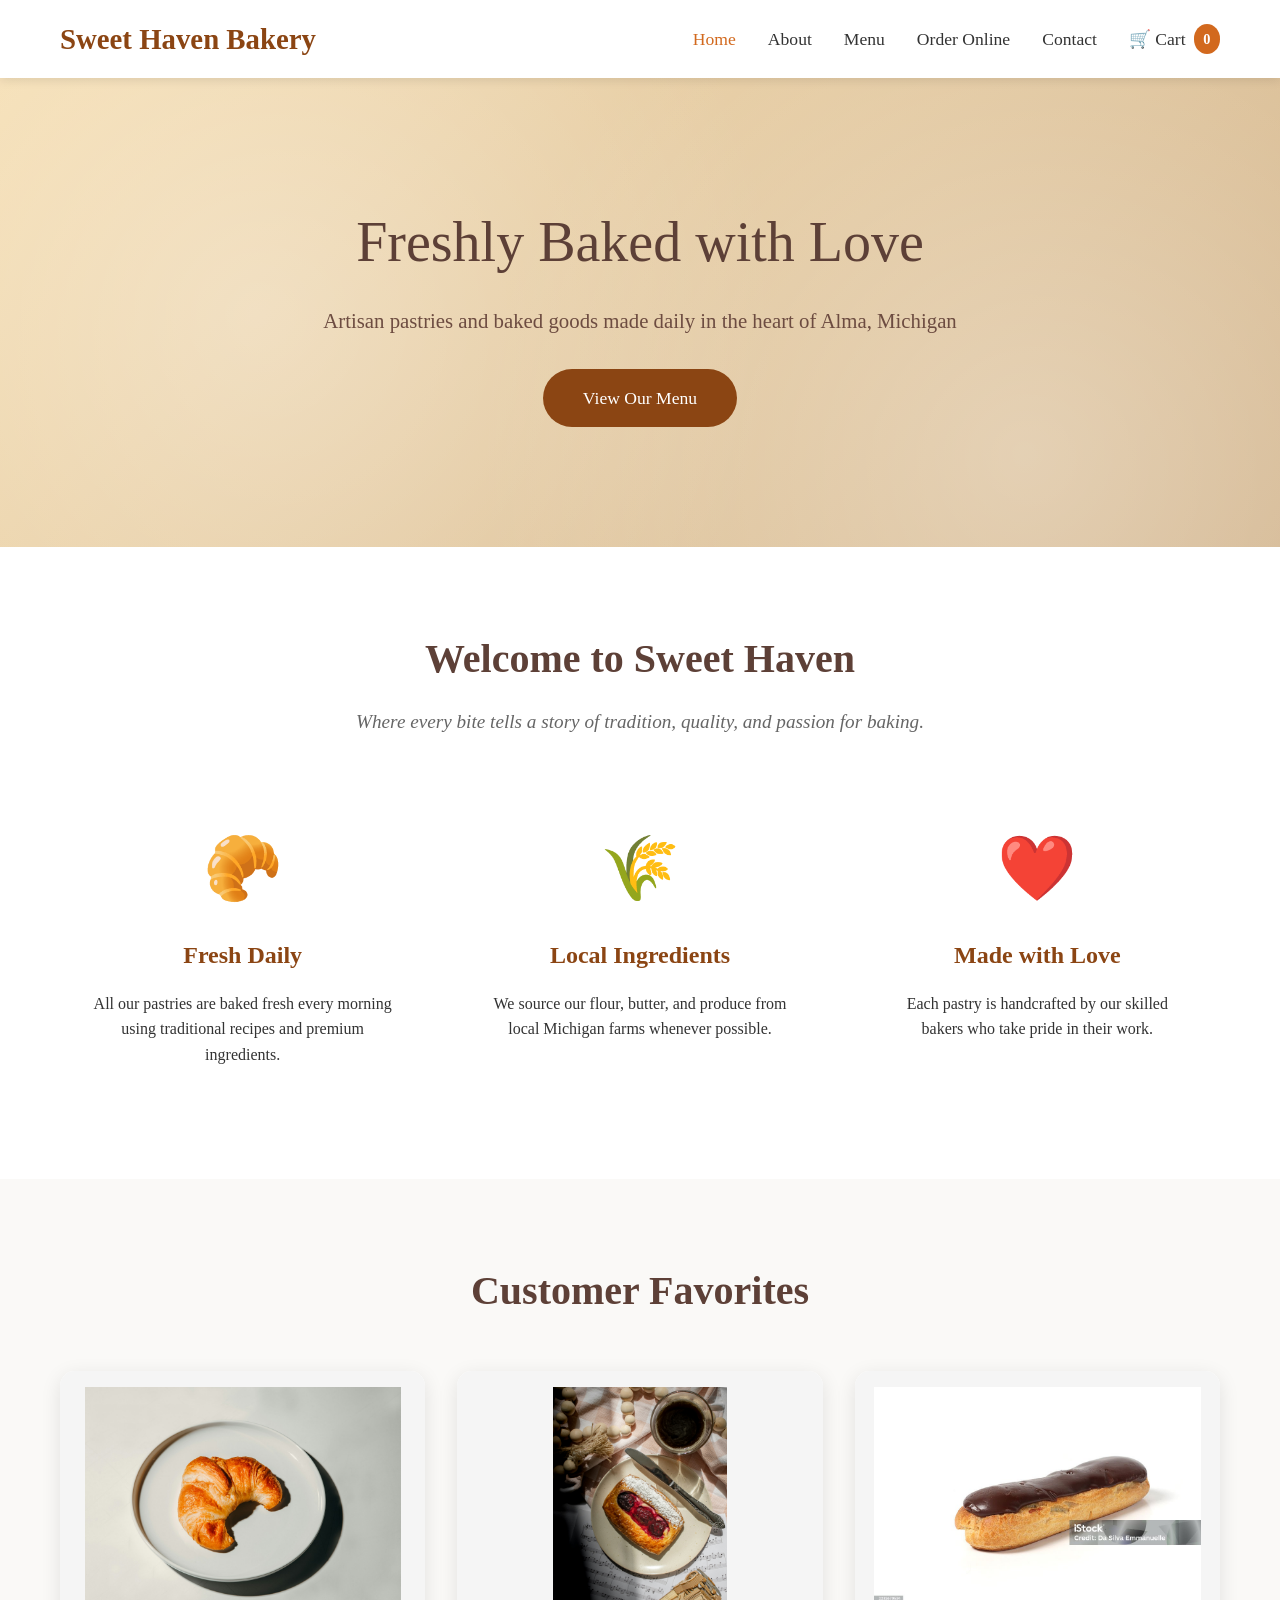
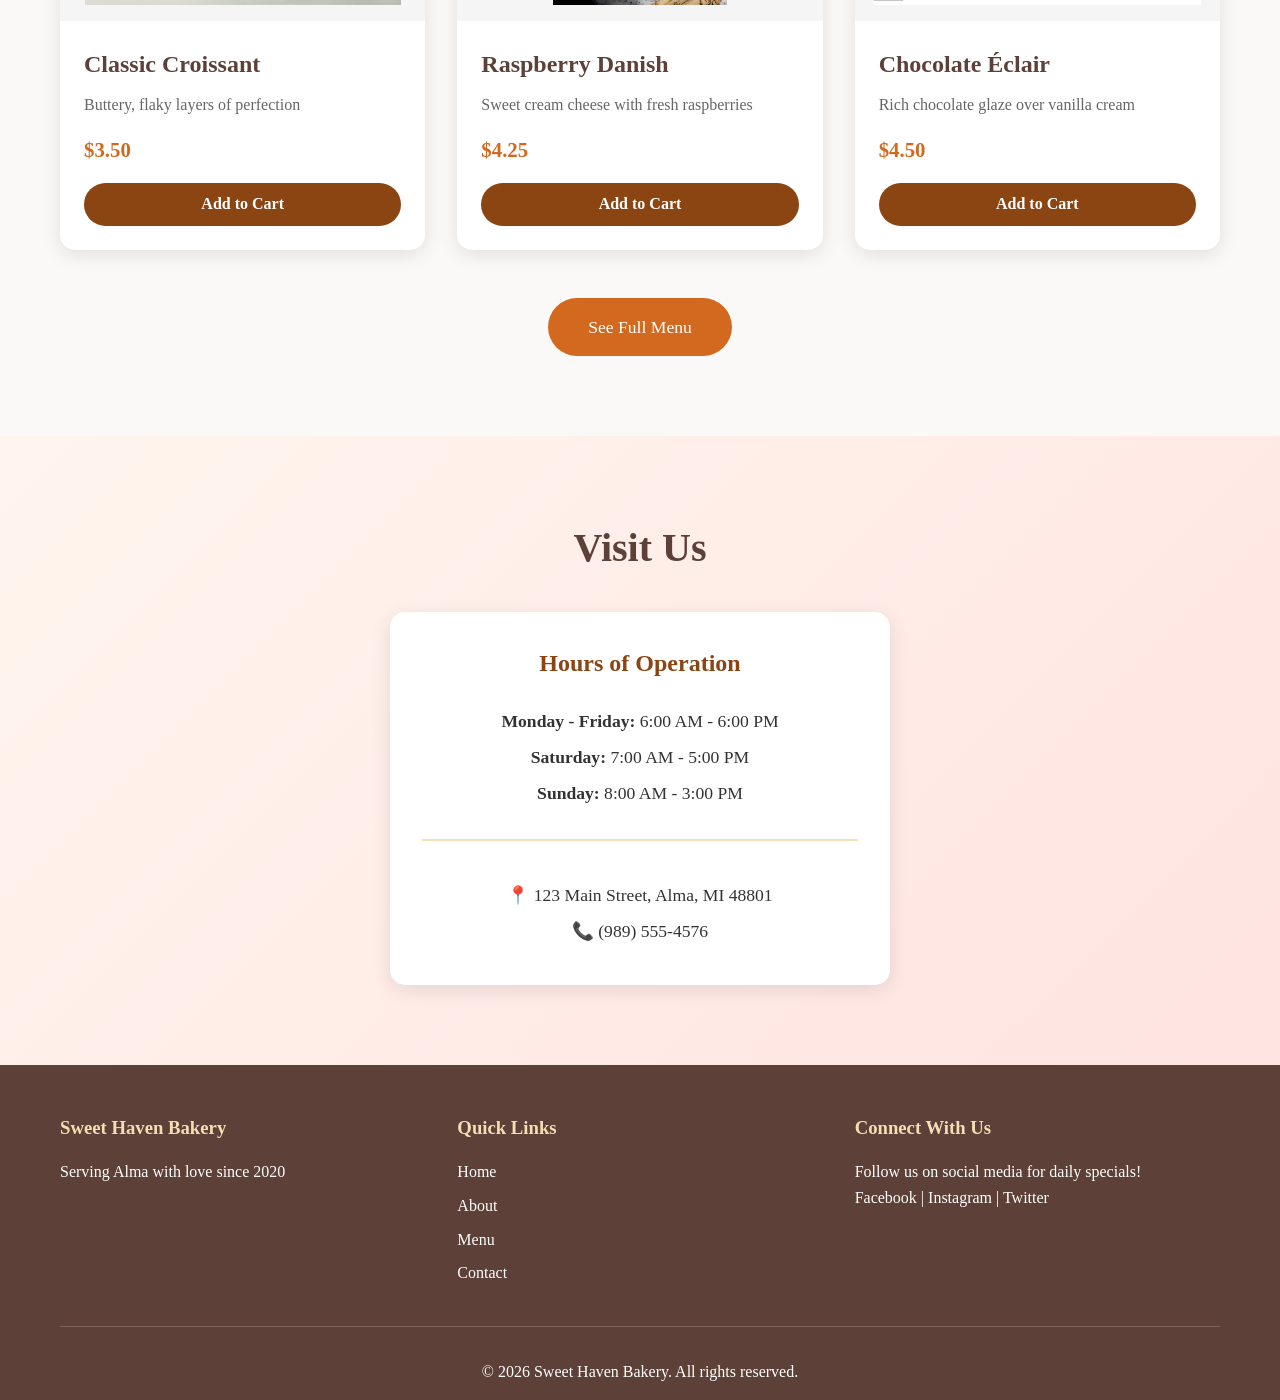
<file: index.html>
<!DOCTYPE html>
<html lang="en">
<head>
    <meta charset="UTF-8">
    <meta name="viewport" content="width=device-width, initial-scale=1.0">
    <title>Sweet Haven Bakery - Artisan Pastries in Alma, Michigan</title>
    <link rel="icon" type="image/svg+xml" href="favicon.svg">
    <link rel="stylesheet" href="style.css">
</head>
<body>
    <!-- Navigation -->
    <nav class="navbar">
        <div class="container">
            <div class="nav-brand">Sweet Haven Bakery</div>
            <ul class="nav-menu">
                <li><a href="index.html" class="active">Home</a></li>
                <li><a href="about.html">About</a></li>
                <li><a href="menu.html">Menu</a></li>
                <li><a href="order.html">Order Online</a></li>
                <li><a href="contact.html">Contact</a></li>
                <li><a href="cart.html" class="cart-link">
                    🛒 Cart <span id="cart-count" class="cart-count">0</span>
                </a></li>
            </ul>
        </div>
    </nav>

    <!-- Hero Section -->
    <section class="hero">
        <div class="hero-content">
            <h1>Freshly Baked with Love</h1>
            <p>Artisan pastries and baked goods made daily in the heart of Alma, Michigan</p>
            <a href="menu.html" class="btn">View Our Menu</a>
        </div>
    </section>

    <!-- Welcome Section -->
    <section class="welcome">
        <div class="container">
            <h2>Welcome to Sweet Haven</h2>
            <p class="lead">Where every bite tells a story of tradition, quality, and passion for baking.</p>
            <div class="features">
                <div class="feature-box">
                    <div class="feature-icon">🥐</div>
                    <h3>Fresh Daily</h3>
                    <p>All our pastries are baked fresh every morning using traditional recipes and premium ingredients.</p>
                </div>
                <div class="feature-box">
                    <div class="feature-icon">🌾</div>
                    <h3>Local Ingredients</h3>
                    <p>We source our flour, butter, and produce from local Michigan farms whenever possible.</p>
                </div>
                <div class="feature-box">
                    <div class="feature-icon">❤️</div>
                    <h3>Made with Love</h3>
                    <p>Each pastry is handcrafted by our skilled bakers who take pride in their work.</p>
                </div>
            </div>
        </div>
    </section>

    <!-- Featured Items -->
    <section class="featured">
        <div class="container">
            <h2>Customer Favorites</h2>
            <div class="product-grid">
                <div class="product-card">
                    <div class="product-image">
                        <img src="images/croissant.jpg" alt="Classic Croissant">
                    </div>
                    <div class="product-details">
                        <h3>Classic Croissant</h3>
                        <p>Buttery, flaky layers of perfection</p>
                        <span class="price">$3.50</span>
                        <button class="add-to-cart-btn" data-name="Classic Croissant" data-price="3.50">Add to Cart</button>
                    </div>
                </div>
                <div class="product-card">
                    <div class="product-image">
                        <img src="images/Raspberry Danish.jpg" alt="Raspberry Danish">
                    </div>
                    <div class="product-details">
                        <h3>Raspberry Danish</h3>
                        <p>Sweet cream cheese with fresh raspberries</p>
                        <span class="price">$4.25</span>
                        <button class="add-to-cart-btn" data-name="Raspberry Danish" data-price="4.25">Add to Cart</button>
                    </div>
                </div>
                <div class="product-card">
                    <div class="product-image">
                        <img src="images/Chocolate Éclair.jpg" alt="Chocolate Éclair">
                    </div>
                    <div class="product-details">
                        <h3>Chocolate Éclair</h3>
                        <p>Rich chocolate glaze over vanilla cream</p>
                        <span class="price">$4.50</span>
                        <button class="add-to-cart-btn" data-name="Chocolate Éclair" data-price="4.50">Add to Cart</button>
                    </div>
                </div>
            </div>
            <div class="text-center">
                <a href="menu.html" class="btn btn-secondary">See Full Menu</a>
            </div>
        </div>
    </section>

    <!-- Hours Section -->
    <section class="hours-section">
        <div class="container">
            <div class="hours-content">
                <h2>Visit Us</h2>
                <div class="hours-info">
                    <h3>Hours of Operation</h3>
                    <p><strong>Monday - Friday:</strong> 6:00 AM - 6:00 PM</p>
                    <p><strong>Saturday:</strong> 7:00 AM - 5:00 PM</p>
                    <p><strong>Sunday:</strong> 8:00 AM - 3:00 PM</p>
                    <div class="location-info">
                        <p>📍 123 Main Street, Alma, MI 48801</p>
                        <p>📞 (989) 555-4576</p>
                    </div>
                </div>
            </div>
        </div>
    </section>

    <!-- Footer -->
    <footer>
        <div class="container">
            <div class="footer-content">
                <div class="footer-section">
                    <h3>Sweet Haven Bakery</h3>
                    <p>Serving Alma with love since 2020</p>
                </div>
                <div class="footer-section">
                    <h3>Quick Links</h3>
                    <ul>
                        <li><a href="index.html">Home</a></li>
                        <li><a href="about.html">About</a></li>
                        <li><a href="menu.html">Menu</a></li>
                        <li><a href="contact.html">Contact</a></li>
                    </ul>
                </div>
                <div class="footer-section">
                    <h3>Connect With Us</h3>
                    <p>Follow us on social media for daily specials!</p>
                    <div class="social-links">
                        <span>Facebook | Instagram | Twitter</span>
                    </div>
                </div>
            </div>
            <div class="footer-bottom">
                <p>&copy; 2026 Sweet Haven Bakery. All rights reserved.</p>
            </div>
        </div>
    </footer>

    <script src="cart.js"></script>
</body>
</html>
</file>
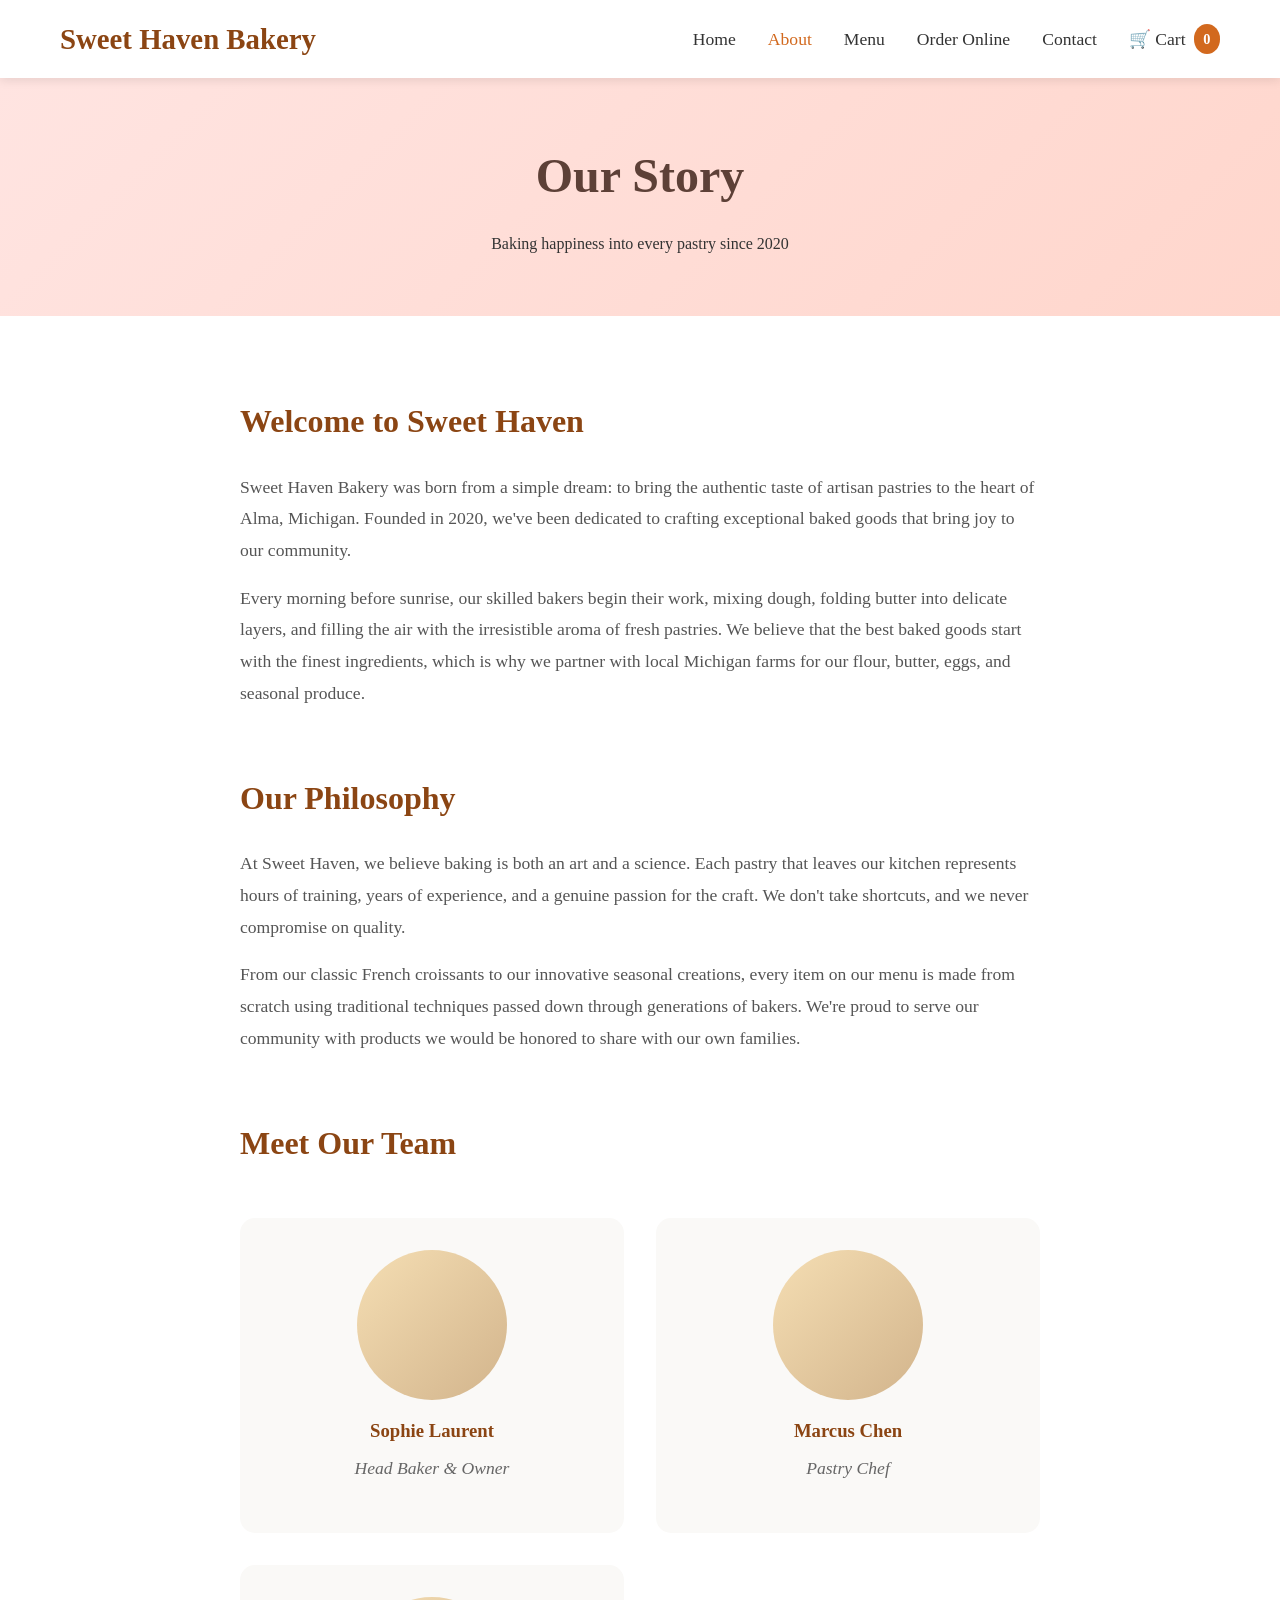
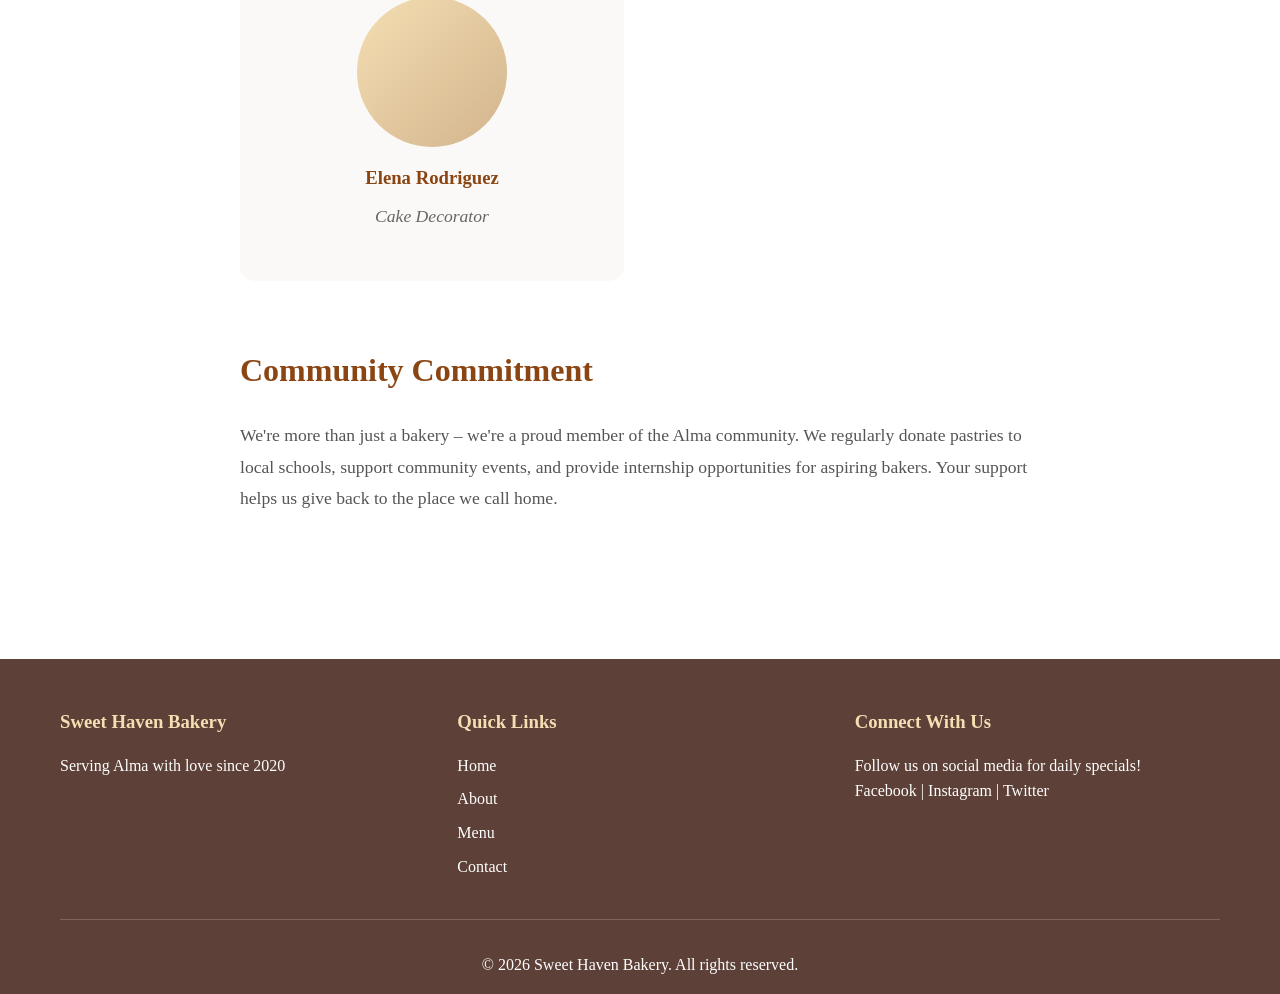
<file: about.html>
<!DOCTYPE html>
<html lang="en">
<head>
    <meta charset="UTF-8">
    <meta name="viewport" content="width=device-width, initial-scale=1.0">
    <title>About Us - Sweet Haven Bakery</title>
    <link rel="icon" type="image/svg+xml" href="favicon.svg">
    <link rel="stylesheet" href="style.css">
</head>
<body>
    <!-- Navigation -->
    <nav class="navbar">
        <div class="container">
            <div class="nav-brand">Sweet Haven Bakery</div>
            <ul class="nav-menu">
                <li><a href="index.html">Home</a></li>
                <li><a href="about.html" class="active">About</a></li>
                <li><a href="menu.html">Menu</a></li>
                <li><a href="order.html">Order Online</a></li>
                <li><a href="contact.html">Contact</a></li>
                <li><a href="cart.html" class="cart-link">
                    🛒 Cart <span id="cart-count" class="cart-count">0</span>
                </a></li>
            </ul>
        </div>
    </nav>

    <!-- Hero Section -->
    <section class="about-hero">
        <div class="container">
            <h1>Our Story</h1>
            <p>Baking happiness into every pastry since 2020</p>
        </div>
    </section>

    <!-- About Content -->
    <section class="about-content">
        <div class="container">
            <div class="about-section">
                <h2>Welcome to Sweet Haven</h2>
                <p>
                    Sweet Haven Bakery was born from a simple dream: to bring the authentic taste of artisan pastries to the heart of Alma, Michigan. Founded in 2020, we've been dedicated to crafting exceptional baked goods that bring joy to our community.
                </p>
                <p>
                    Every morning before sunrise, our skilled bakers begin their work, mixing dough, folding butter into delicate layers, and filling the air with the irresistible aroma of fresh pastries. We believe that the best baked goods start with the finest ingredients, which is why we partner with local Michigan farms for our flour, butter, eggs, and seasonal produce.
                </p>
            </div>

            <div class="about-section">
                <h2>Our Philosophy</h2>
                <p>
                    At Sweet Haven, we believe baking is both an art and a science. Each pastry that leaves our kitchen represents hours of training, years of experience, and a genuine passion for the craft. We don't take shortcuts, and we never compromise on quality.
                </p>
                <p>
                    From our classic French croissants to our innovative seasonal creations, every item on our menu is made from scratch using traditional techniques passed down through generations of bakers. We're proud to serve our community with products we would be honored to share with our own families.
                </p>
            </div>

            <div class="about-section">
                <h2>Meet Our Team</h2>
                <div class="team-grid">
                    <div class="team-member">
                        <div class="team-photo"></div>
                        <h3>Sophie Laurent</h3>
                        <p>Head Baker & Owner</p>
                    </div>
                    <div class="team-member">
                        <div class="team-photo"></div>
                        <h3>Marcus Chen</h3>
                        <p>Pastry Chef</p>
                    </div>
                    <div class="team-member">
                        <div class="team-photo"></div>
                        <h3>Elena Rodriguez</h3>
                        <p>Cake Decorator</p>
                    </div>
                </div>
            </div>

            <div class="about-section">
                <h2>Community Commitment</h2>
                <p>
                    We're more than just a bakery – we're a proud member of the Alma community. We regularly donate pastries to local schools, support community events, and provide internship opportunities for aspiring bakers. Your support helps us give back to the place we call home.
                </p>
            </div>
        </div>
    </section>

    <!-- Footer -->
    <footer>
        <div class="container">
            <div class="footer-content">
                <div class="footer-section">
                    <h3>Sweet Haven Bakery</h3>
                    <p>Serving Alma with love since 2020</p>
                </div>
                <div class="footer-section">
                    <h3>Quick Links</h3>
                    <ul>
                        <li><a href="index.html">Home</a></li>
                        <li><a href="about.html">About</a></li>
                        <li><a href="menu.html">Menu</a></li>
                        <li><a href="contact.html">Contact</a></li>
                    </ul>
                </div>
                <div class="footer-section">
                    <h3>Connect With Us</h3>
                    <p>Follow us on social media for daily specials!</p>
                    <div class="social-links">
                        <span>Facebook | Instagram | Twitter</span>
                    </div>
                </div>
            </div>
            <div class="footer-bottom">
                <p>&copy; 2026 Sweet Haven Bakery. All rights reserved.</p>
            </div>
        </div>
    </footer>

    <script src="cart.js"></script>
</body>
</html>
</file>
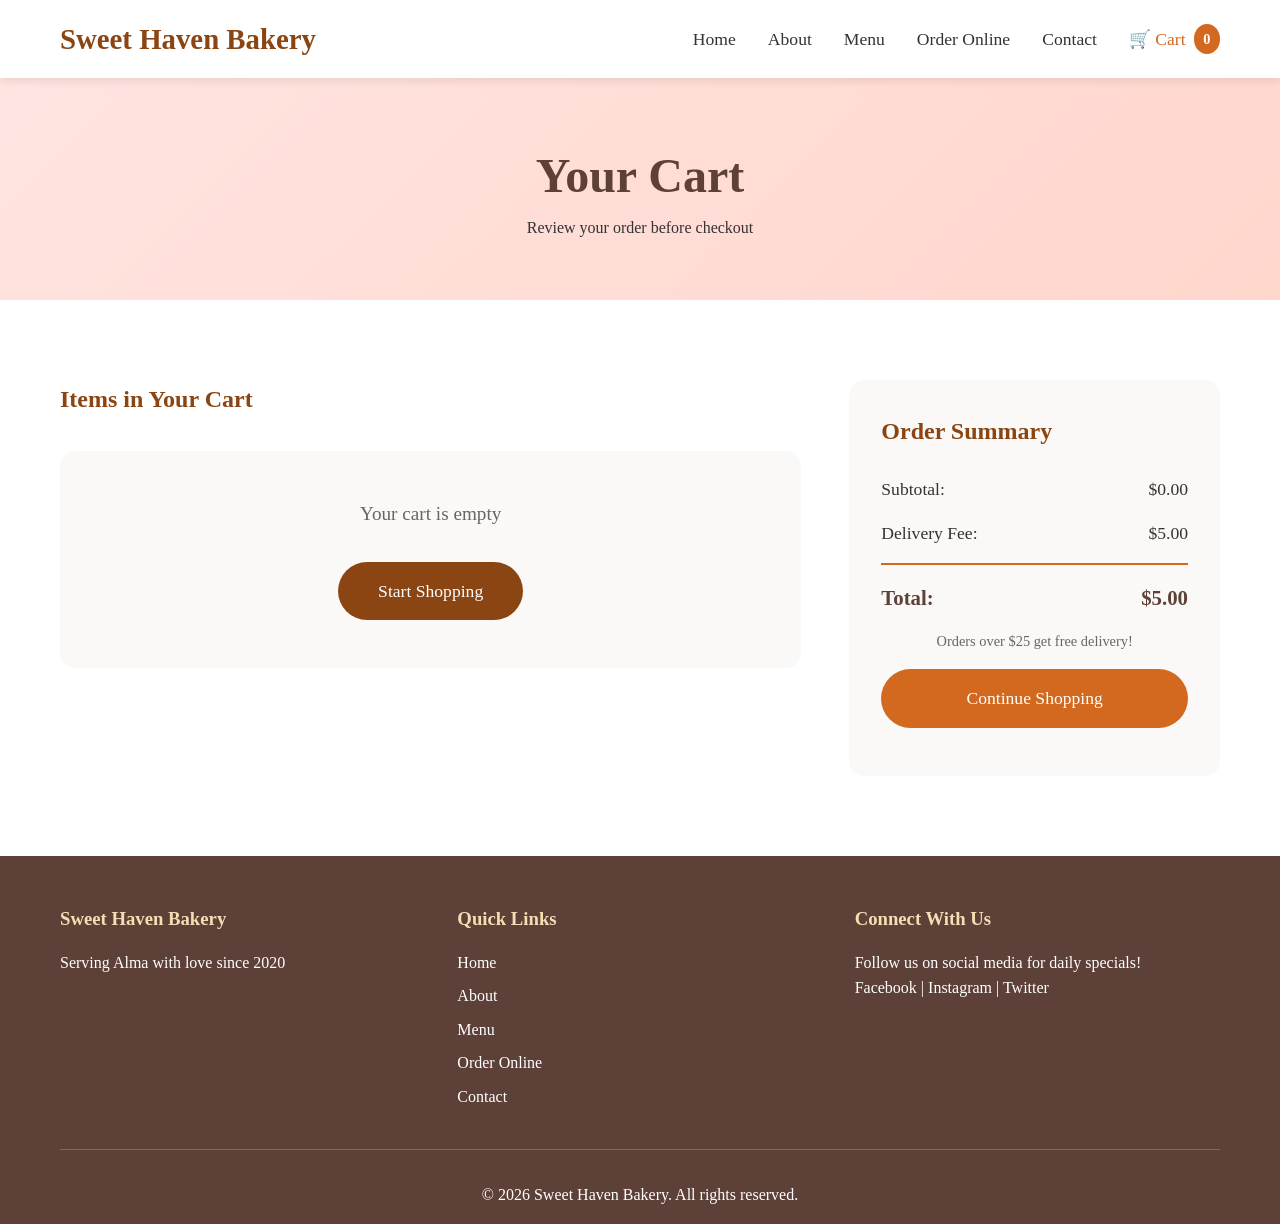
<file: cart.html>
<!DOCTYPE html>
<html lang="en">
<head>
    <meta charset="UTF-8">
    <meta name="viewport" content="width=device-width, initial-scale=1.0">
    <title>Shopping Cart - Sweet Haven Bakery</title>
    <link rel="icon" type="image/svg+xml" href="favicon.svg">
    <link rel="stylesheet" href="style.css">
</head>
<body>
    <!-- Navigation -->
    <nav class="navbar">
        <div class="container">
            <div class="nav-brand">Sweet Haven Bakery</div>
            <ul class="nav-menu">
                <li><a href="index.html">Home</a></li>
                <li><a href="about.html">About</a></li>
                <li><a href="menu.html">Menu</a></li>
                <li><a href="order.html">Order Online</a></li>
                <li><a href="contact.html">Contact</a></li>
                <li><a href="cart.html" class="cart-link active">
                    🛒 Cart <span id="cart-count" class="cart-count">0</span>
                </a></li>
            </ul>
        </div>
    </nav>

    <!-- Hero Section -->
    <section class="contact-hero">
        <div class="container">
            <h1>Your Cart</h1>
            <p>Review your order before checkout</p>
        </div>
    </section>

    <!-- Cart Content -->
    <section class="contact-content">
        <div class="container">
            <div class="cart-container">
                <div class="cart-items-section">
                    <h2>Items in Your Cart</h2>
                    <div id="cart-items-list"></div>
                    <div id="empty-cart-message" class="empty-cart" style="display: none;">
                        <p>Your cart is empty</p>
                        <a href="order.html" class="btn">Start Shopping</a>
                    </div>
                </div>

                <div class="cart-summary">
                    <h2>Order Summary</h2>
                    <div class="summary-line">
                        <span>Subtotal:</span>
                        <span id="subtotal">$0.00</span>
                    </div>
                    <div class="summary-line">
                        <span>Delivery Fee:</span>
                        <span id="delivery-fee">$5.00</span>
                    </div>
                    <div class="summary-line free-delivery-notice" id="free-delivery-notice" style="display: none;">
                        <span>🎉 Free Delivery!</span>
                        <span>-$5.00</span>
                    </div>
                    <div class="summary-line total">
                        <span>Total:</span>
                        <span id="total">$0.00</span>
                    </div>
                    <p class="delivery-info">Orders over $25 get free delivery!</p>
                    <a href="checkout.html" class="btn" id="checkout-btn">Proceed to Checkout</a>
                    <a href="order.html" class="btn btn-secondary">Continue Shopping</a>
                </div>
            </div>
        </div>
    </section>

    <!-- Footer -->
    <footer>
        <div class="container">
            <div class="footer-content">
                <div class="footer-section">
                    <h3>Sweet Haven Bakery</h3>
                    <p>Serving Alma with love since 2020</p>
                </div>
                <div class="footer-section">
                    <h3>Quick Links</h3>
                    <ul>
                        <li><a href="index.html">Home</a></li>
                        <li><a href="about.html">About</a></li>
                        <li><a href="menu.html">Menu</a></li>
                        <li><a href="order.html">Order Online</a></li>
                        <li><a href="contact.html">Contact</a></li>
                    </ul>
                </div>
                <div class="footer-section">
                    <h3>Connect With Us</h3>
                    <p>Follow us on social media for daily specials!</p>
                    <div class="social-links">
                        <span>Facebook | Instagram | Twitter</span>
                    </div>
                </div>
            </div>
            <div class="footer-bottom">
                <p>&copy; 2026 Sweet Haven Bakery. All rights reserved.</p>
            </div>
        </div>
    </footer>

    <script src="cart.js"></script>
    <script>
        // Display cart items
        function displayCart() {
            const cart = getCart();
            const cartItemsList = document.getElementById('cart-items-list');
            const emptyMessage = document.getElementById('empty-cart-message');
            const checkoutBtn = document.getElementById('checkout-btn');

            if (cart.length === 0) {
                cartItemsList.style.display = 'none';
                emptyMessage.style.display = 'block';
                checkoutBtn.style.display = 'none';
                updateSummary(0);
                return;
            }

            cartItemsList.style.display = 'block';
            emptyMessage.style.display = 'none';
            checkoutBtn.style.display = 'block';

            cartItemsList.innerHTML = cart.map((item, index) => `
                <div class="cart-item">
                    <div class="cart-item-info">
                        <h3>${item.name}</h3>
                        <p class="item-price">$${item.price.toFixed(2)} each</p>
                    </div>
                    <div class="cart-item-controls">
                        <div class="quantity-controls">
                            <button onclick="updateQuantity(${index}, -1)">-</button>
                            <span>${item.quantity}</span>
                            <button onclick="updateQuantity(${index}, 1)">+</button>
                        </div>
                        <p class="item-total">$${(item.price * item.quantity).toFixed(2)}</p>
                        <button class="remove-btn" onclick="removeItem(${index})">Remove</button>
                    </div>
                </div>
            `).join('');

            const subtotal = cart.reduce((sum, item) => sum + (item.price * item.quantity), 0);
            updateSummary(subtotal);
        }

        function updateSummary(subtotal) {
            const deliveryFee = subtotal >= 25 ? 0 : 5;
            const total = subtotal + deliveryFee;

            document.getElementById('subtotal').textContent = `$${subtotal.toFixed(2)}`;
            document.getElementById('total').textContent = `$${total.toFixed(2)}`;
            
            if (subtotal >= 25) {
                document.getElementById('free-delivery-notice').style.display = 'flex';
                document.getElementById('delivery-fee').parentElement.style.display = 'none';
            } else {
                document.getElementById('free-delivery-notice').style.display = 'none';
                document.getElementById('delivery-fee').parentElement.style.display = 'flex';
            }
        }

        function updateQuantity(index, change) {
            const cart = getCart();
            cart[index].quantity += change;
            
            if (cart[index].quantity <= 0) {
                cart.splice(index, 1);
            }
            
            saveCart(cart);
            displayCart();
        }

        function removeItem(index) {
            const cart = getCart();
            cart.splice(index, 1);
            saveCart(cart);
            displayCart();
        }

        // Initialize on page load
        document.addEventListener('DOMContentLoaded', displayCart);
    </script>
</body>
</html>
</file>
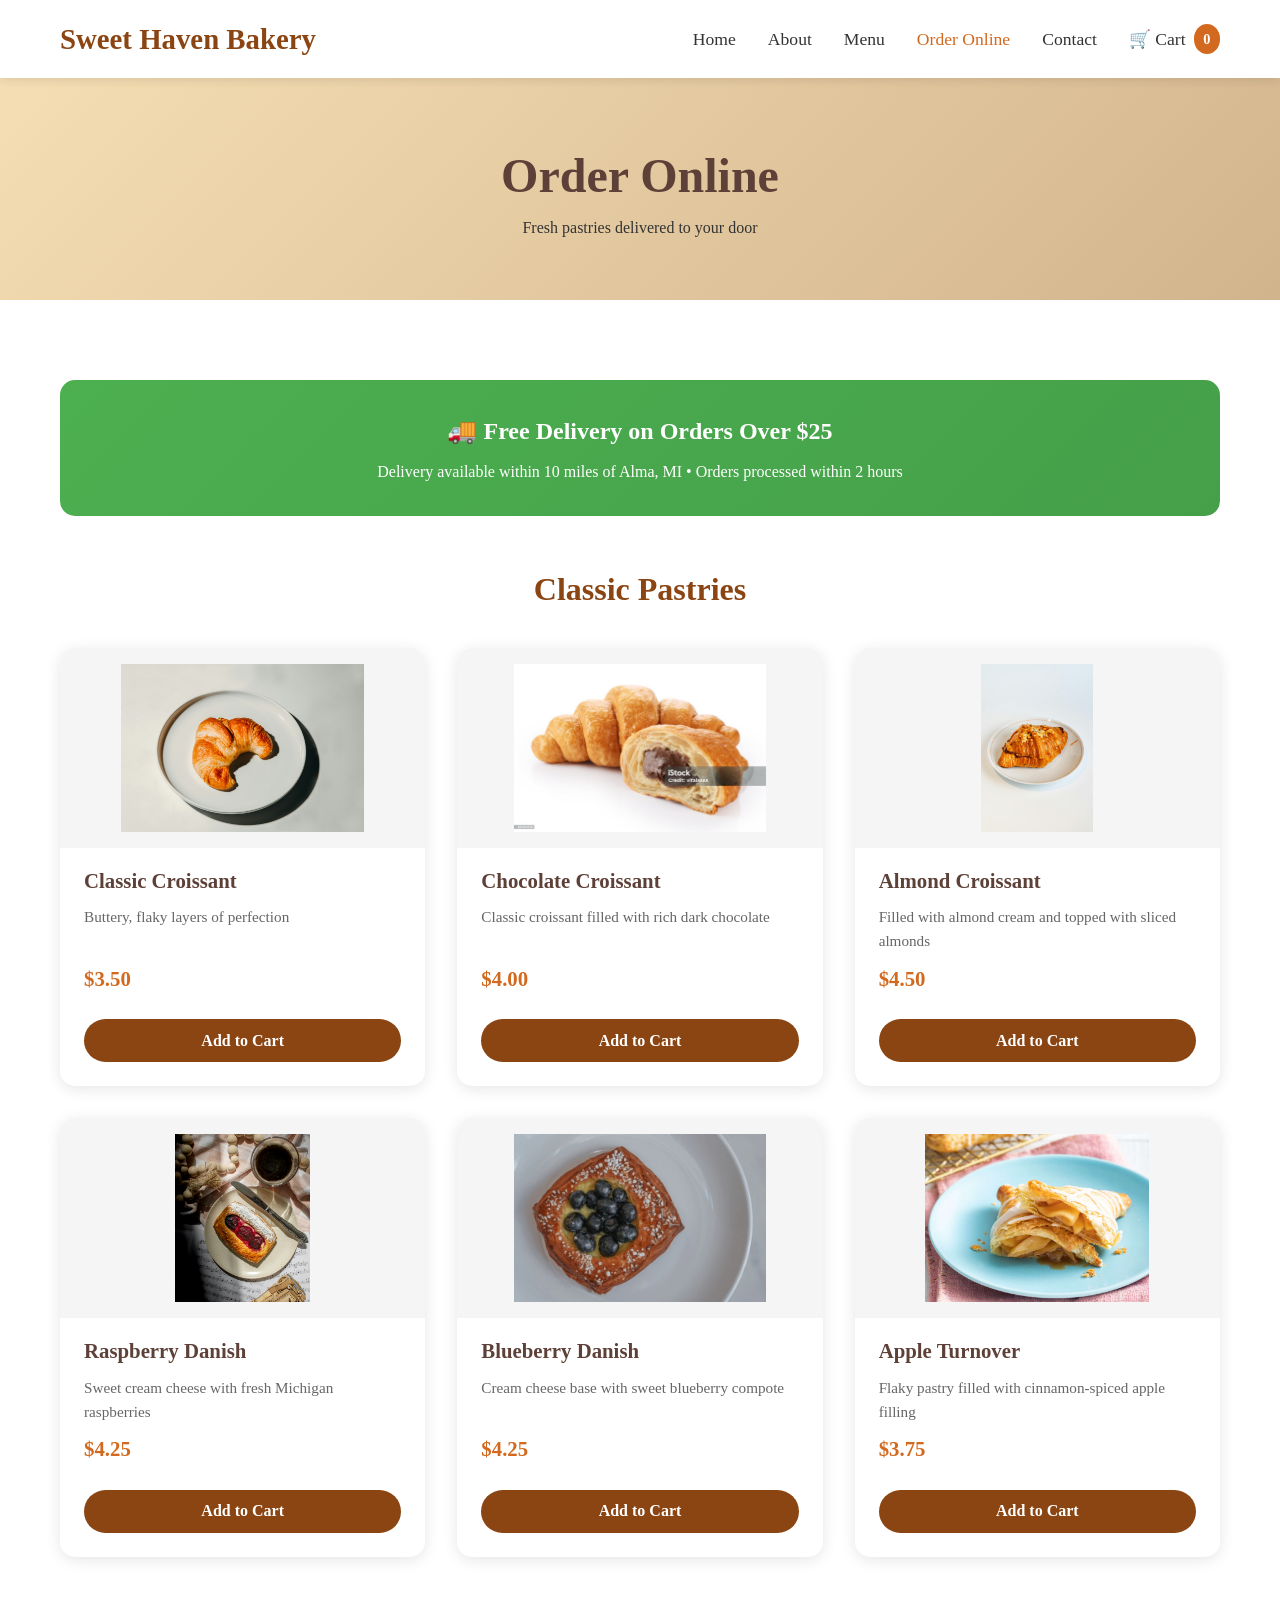
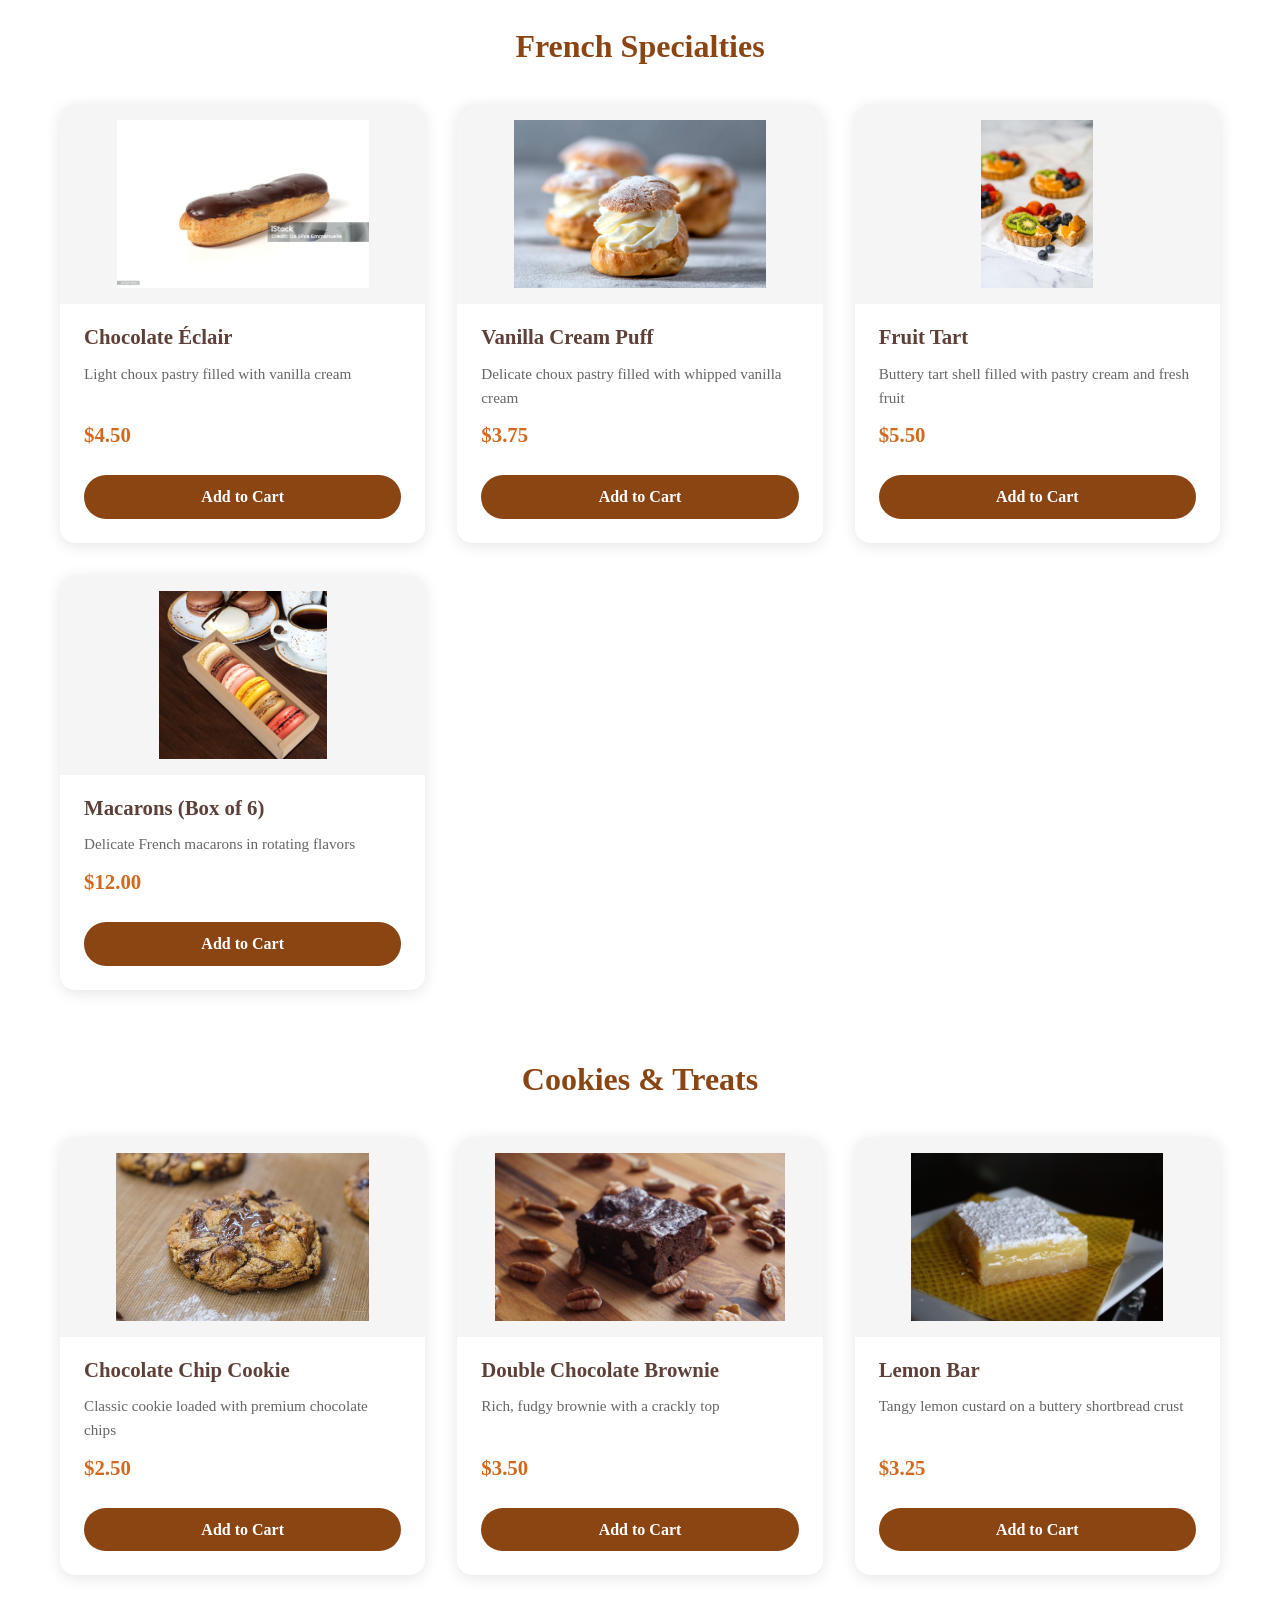
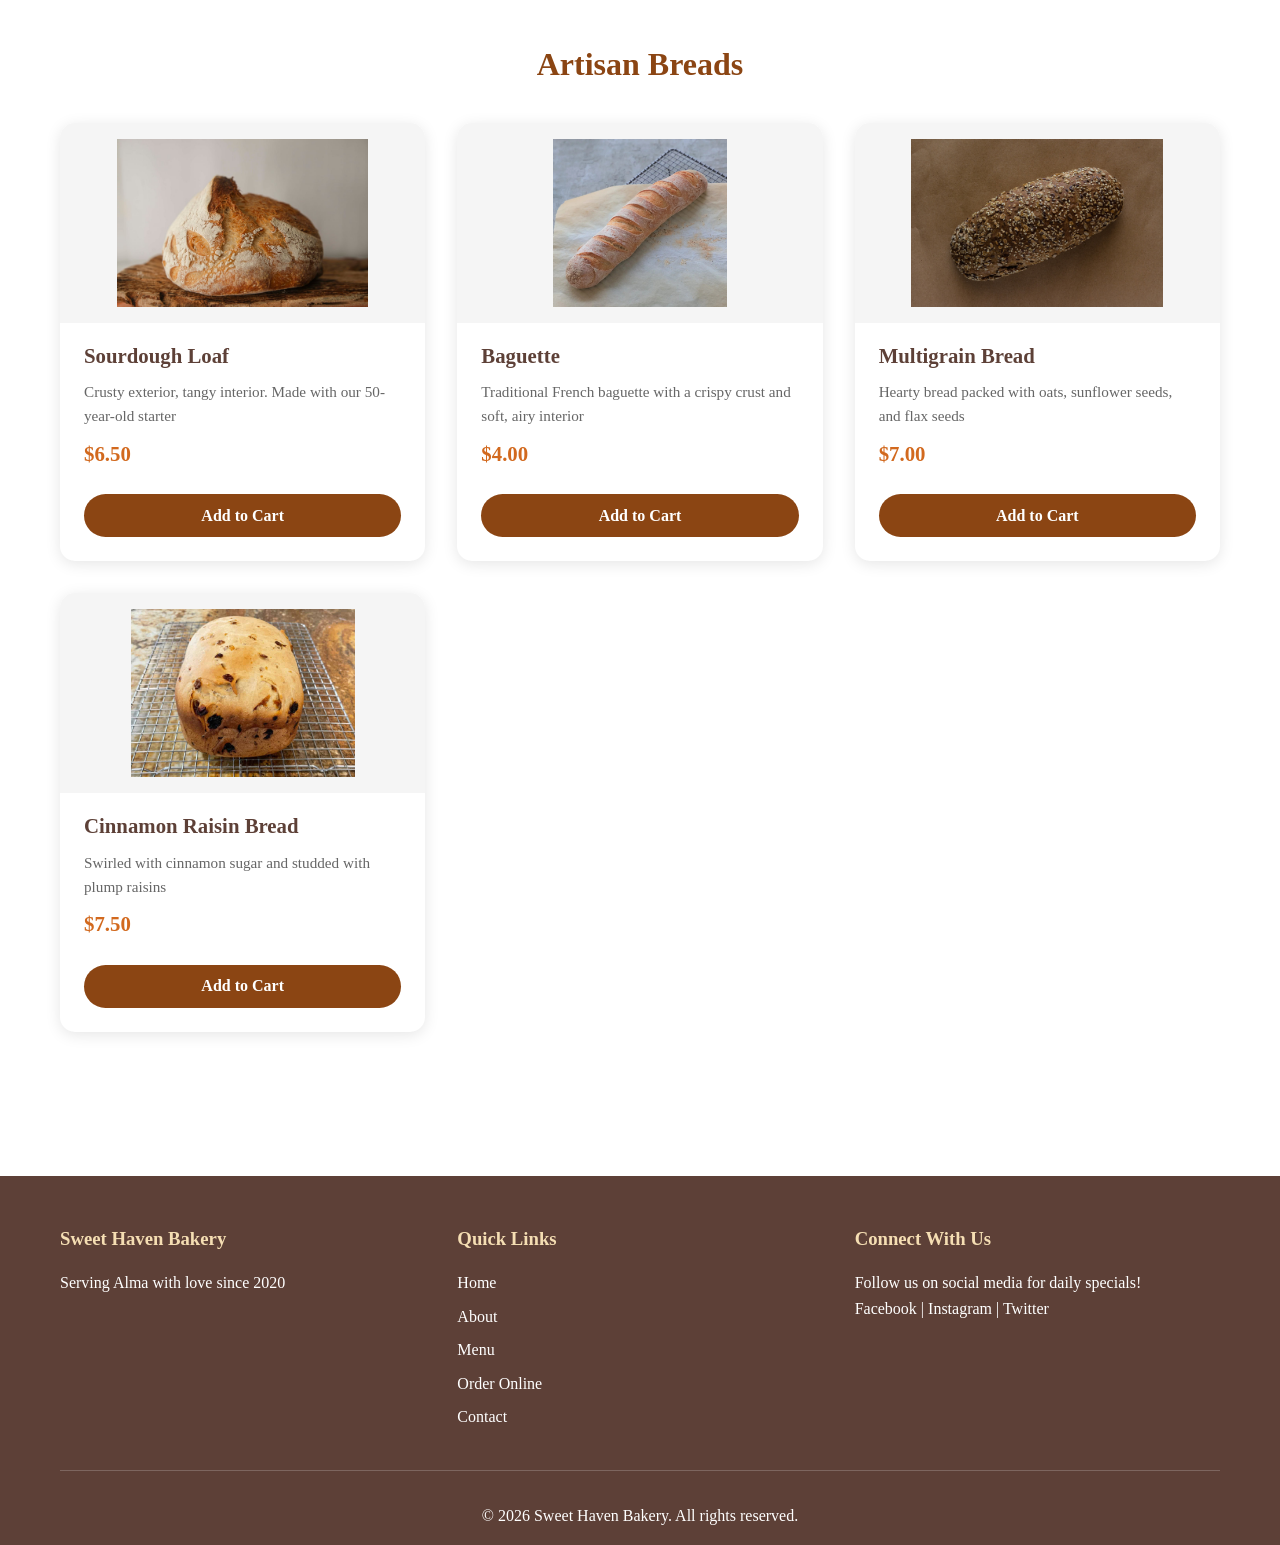
<file: checkout.html>
<!DOCTYPE html>
<html lang="en">
<head>
    <meta charset="UTF-8">
    <meta name="viewport" content="width=device-width, initial-scale=1.0">
    <title>Checkout - Sweet Haven Bakery</title>
    <link rel="icon" type="image/svg+xml" href="favicon.svg">
    <link rel="stylesheet" href="style.css">
</head>
<body>
    <!-- Navigation -->
    <nav class="navbar">
        <div class="container">
            <div class="nav-brand">Sweet Haven Bakery</div>
            <ul class="nav-menu">
                <li><a href="index.html">Home</a></li>
                <li><a href="about.html">About</a></li>
                <li><a href="menu.html">Menu</a></li>
                <li><a href="order.html">Order Online</a></li>
                <li><a href="contact.html">Contact</a></li>
                <li><a href="cart.html" class="cart-link">
                    🛒 Cart <span id="cart-count" class="cart-count">0</span>
                </a></li>
            </ul>
        </div>
    </nav>

    <!-- Hero Section -->
    <section class="contact-hero">
        <div class="container">
            <h1>Checkout</h1>
            <p>Complete your order</p>
        </div>
    </section>

    <!-- Checkout Content -->
    <section class="contact-content">
        <div class="container">
            <div class="checkout-container">
                <!-- Checkout Form -->
                <div class="checkout-form-section">
                    <form id="checkout-form">
                        <!-- Delivery Information -->
                        <div class="checkout-section">
                            <h2>🚚 Delivery Information</h2>
                            
                            <div class="form-row">
                                <div class="form-group">
                                    <label for="firstName">First Name *</label>
                                    <input type="text" id="firstName" name="firstName" required>
                                </div>
                                
                                <div class="form-group">
                                    <label for="lastName">Last Name *</label>
                                    <input type="text" id="lastName" name="lastName" required>
                                </div>
                            </div>
                            
                            <div class="form-group">
                                <label for="email">Email *</label>
                                <input type="email" id="email" name="email" required>
                            </div>
                            
                            <div class="form-group">
                                <label for="phone">Phone Number *</label>
                                <input type="tel" id="phone" name="phone" required>
                            </div>
                            
                            <div class="form-group">
                                <label for="address">Street Address *</label>
                                <input type="text" id="address" name="address" required>
                            </div>
                            
                            <div class="form-row">
                                <div class="form-group">
                                    <label for="city">City *</label>
                                    <input type="text" id="city" name="city" value="Alma" required>
                                </div>
                                
                                <div class="form-group">
                                    <label for="state">State *</label>
                                    <input type="text" id="state" name="state" value="MI" required>
                                </div>
                                
                                <div class="form-group">
                                    <label for="zip">ZIP Code *</label>
                                    <input type="text" id="zip" name="zip" pattern="[0-9]{5}" required>
                                </div>
                            </div>
                            
                            <div class="form-group">
                                <label for="instructions">Delivery Instructions (Optional)</label>
                                <textarea id="instructions" name="instructions" rows="3" placeholder="E.g., Leave at front door, Ring doorbell, etc."></textarea>
                            </div>
                        </div>

                        <!-- Payment Information -->
                        <div class="checkout-section">
                            <h2>💳 Payment Information</h2>
                            
                            <div class="payment-disclaimer">
                                <p><strong>⚠️ Demo Mode:</strong> This is a demonstration website for educational purposes. No actual payment will be processed. In a real implementation, this would integrate with secure payment processors like Stripe or PayPal.</p>
                            </div>
                            
                            <div class="form-group">
                                <label>Payment Method *</label>
                                <div class="payment-methods">
                                    <label class="payment-option">
                                        <input type="radio" name="paymentMethod" value="card" checked>
                                        <span>💳 Credit/Debit Card</span>
                                    </label>
                                    <label class="payment-option">
                                        <input type="radio" name="paymentMethod" value="paypal">
                                        <span>🅿️ PayPal</span>
                                    </label>
                                    <label class="payment-option">
                                        <input type="radio" name="paymentMethod" value="cash">
                                        <span>💵 Cash on Delivery</span>
                                    </label>
                                </div>
                            </div>
                            
                            <div id="card-details">
                                <div class="form-group">
                                    <label for="cardNumber">Card Number *</label>
                                    <input type="text" id="cardNumber" name="cardNumber" placeholder="1234 5678 9012 3456" maxlength="19">
                                </div>
                                
                                <div class="form-row">
                                    <div class="form-group">
                                        <label for="expiry">Expiry Date *</label>
                                        <input type="text" id="expiry" name="expiry" placeholder="MM/YY" maxlength="5">
                                    </div>
                                    
                                    <div class="form-group">
                                        <label for="cvv">CVV *</label>
                                        <input type="text" id="cvv" name="cvv" placeholder="123" maxlength="4">
                                    </div>
                                </div>
                                
                                <div class="form-group">
                                    <label for="cardName">Cardholder Name *</label>
                                    <input type="text" id="cardName" name="cardName">
                                </div>
                            </div>
                        </div>

                        <button type="submit" class="btn btn-large">Place Order</button>
                    </form>
                </div>

                <!-- Order Summary Sidebar -->
                <div class="checkout-summary">
                    <h2>Order Summary</h2>
                    <div id="checkout-items-list"></div>
                    
                    <div class="summary-divider"></div>
                    
                    <div class="summary-line">
                        <span>Subtotal:</span>
                        <span id="checkout-subtotal">$0.00</span>
                    </div>
                    <div class="summary-line">
                        <span>Delivery Fee:</span>
                        <span id="checkout-delivery">$5.00</span>
                    </div>
                    <div class="summary-line total">
                        <span>Total:</span>
                        <span id="checkout-total">$0.00</span>
                    </div>
                </div>
            </div>
        </div>
    </section>

    <!-- Footer -->
    <footer>
        <div class="container">
            <div class="footer-content">
                <div class="footer-section">
                    <h3>Sweet Haven Bakery</h3>
                    <p>Serving Alma with love since 2020</p>
                </div>
                <div class="footer-section">
                    <h3>Quick Links</h3>
                    <ul>
                        <li><a href="index.html">Home</a></li>
                        <li><a href="about.html">About</a></li>
                        <li><a href="menu.html">Menu</a></li>
                        <li><a href="order.html">Order Online</a></li>
                        <li><a href="contact.html">Contact</a></li>
                    </ul>
                </div>
                <div class="footer-section">
                    <h3>Connect With Us</h3>
                    <p>Follow us on social media for daily specials!</p>
                    <div class="social-links">
                        <span>Facebook | Instagram | Twitter</span>
                    </div>
                </div>
            </div>
            <div class="footer-bottom">
                <p>&copy; 2026 Sweet Haven Bakery. All rights reserved.</p>
            </div>
        </div>
    </footer>

    <script src="cart.js"></script>
    <script>
        // Display order summary
        function displayOrderSummary() {
            const cart = getCart();
            const itemsList = document.getElementById('checkout-items-list');
            
            if (cart.length === 0) {
                window.location.href = 'order.html';
                return;
            }
            
            itemsList.innerHTML = cart.map(item => `
                <div class="checkout-item">
                    <span>${item.name} × ${item.quantity}</span>
                    <span>$${(item.price * item.quantity).toFixed(2)}</span>
                </div>
            `).join('');
            
            const subtotal = cart.reduce((sum, item) => sum + (item.price * item.quantity), 0);
            const deliveryFee = subtotal >= 25 ? 0 : 5;
            const total = subtotal + deliveryFee;
            
            document.getElementById('checkout-subtotal').textContent = `$${subtotal.toFixed(2)}`;
            document.getElementById('checkout-delivery').textContent = subtotal >= 25 ? 'FREE' : `$${deliveryFee.toFixed(2)}`;
            document.getElementById('checkout-total').textContent = `$${total.toFixed(2)}`;
        }
        
        // Toggle card details based on payment method
        document.querySelectorAll('input[name="paymentMethod"]').forEach(radio => {
            radio.addEventListener('change', function() {
                const cardDetails = document.getElementById('card-details');
                if (this.value === 'card') {
                    cardDetails.style.display = 'block';
                    document.getElementById('cardNumber').required = true;
                    document.getElementById('expiry').required = true;
                    document.getElementById('cvv').required = true;
                    document.getElementById('cardName').required = true;
                } else {
                    cardDetails.style.display = 'none';
                    document.getElementById('cardNumber').required = false;
                    document.getElementById('expiry').required = false;
                    document.getElementById('cvv').required = false;
                    document.getElementById('cardName').required = false;
                }
            });
        });
        
        // Handle form submission
        document.getElementById('checkout-form').addEventListener('submit', function(e) {
            e.preventDefault();
            
            // In a real application, this would send data to a server
            // For demo purposes, we'll just show a success message
            
            alert('🎉 Order placed successfully!\n\nThis is a demonstration. In a real application, your order would be processed and you would receive a confirmation email.\n\nThank you for trying out Sweet Haven Bakery!');
            
            // Clear cart
            localStorage.removeItem('bakeryCart');
            updateCartCount();
            
            // Redirect to home
            window.location.href = 'index.html';
        });
        
        // Format card number with spaces
        document.getElementById('cardNumber')?.addEventListener('input', function(e) {
            let value = e.target.value.replace(/\s/g, '');
            let formattedValue = value.match(/.{1,4}/g)?.join(' ') || value;
            e.target.value = formattedValue;
        });
        
        // Format expiry date
        document.getElementById('expiry')?.addEventListener('input', function(e) {
            let value = e.target.value.replace(/\D/g, '');
            if (value.length >= 2) {
                value = value.slice(0, 2) + '/' + value.slice(2, 4);
            }
            e.target.value = value;
        });
        
        // Initialize on page load
        document.addEventListener('DOMContentLoaded', displayOrderSummary);
    </script>
</body>
</html>
</file>
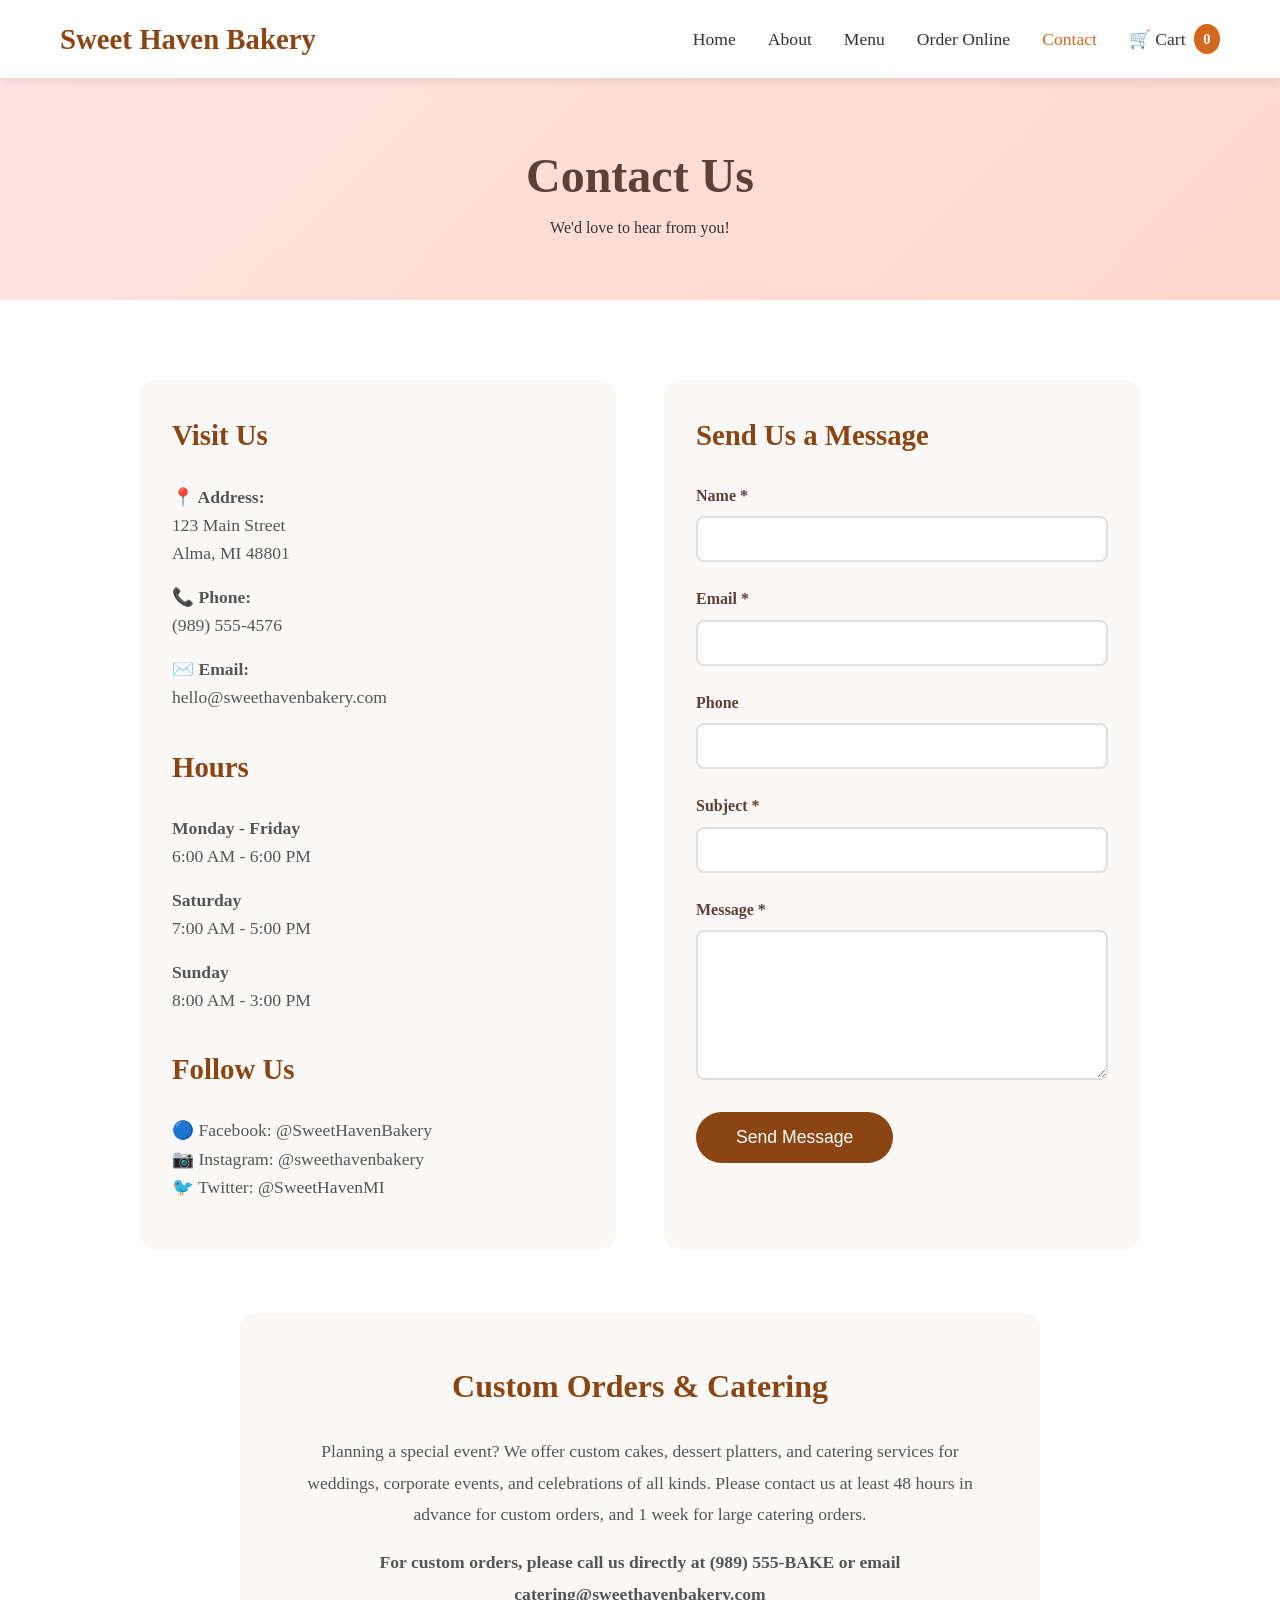
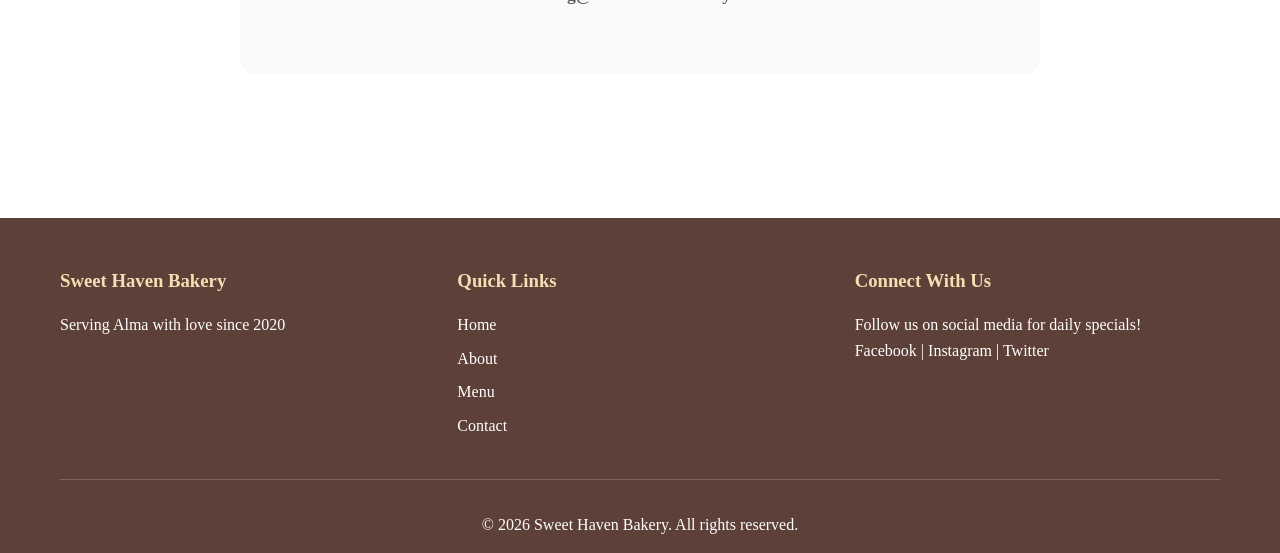
<file: contact.html>
<!DOCTYPE html>
<html lang="en">
<head>
    <meta charset="UTF-8">
    <meta name="viewport" content="width=device-width, initial-scale=1.0">
    <title>Contact Us - Sweet Haven Bakery</title>
    <link rel="icon" type="image/svg+xml" href="favicon.svg">
    <link rel="stylesheet" href="style.css">
</head>
<body>
    <!-- Navigation -->
    <nav class="navbar">
        <div class="container">
            <div class="nav-brand">Sweet Haven Bakery</div>
            <ul class="nav-menu">
                <li><a href="index.html">Home</a></li>
                <li><a href="about.html">About</a></li>
                <li><a href="menu.html">Menu</a></li>
                <li><a href="order.html">Order Online</a></li>
                <li><a href="contact.html" class="active">Contact</a></li>
                <li><a href="cart.html" class="cart-link">
                    🛒 Cart <span id="cart-count" class="cart-count">0</span>
                </a></li>
            </ul>
        </div>
    </nav>

    <!-- Hero Section -->
    <section class="contact-hero">
        <div class="container">
            <h1>Contact Us</h1>
            <p>We'd love to hear from you!</p>
        </div>
    </section>

    <!-- Contact Content -->
    <section class="contact-content">
        <div class="container">
            <div class="contact-grid">
                <!-- Contact Information -->
                <div class="contact-info">
                    <h2>Visit Us</h2>
                    <p><strong>📍 Address:</strong><br>
                    123 Main Street<br>
                    Alma, MI 48801</p>
                    
                    <p><strong>📞 Phone:</strong><br>
                    (989) 555-4576</p>
                    
                    <p><strong>✉️ Email:</strong><br>
                    hello@sweethavenbakery.com</p>
                    
                    <h2 style="margin-top: 2rem;">Hours</h2>
                    <p><strong>Monday - Friday</strong><br>
                    6:00 AM - 6:00 PM</p>
                    
                    <p><strong>Saturday</strong><br>
                    7:00 AM - 5:00 PM</p>
                    
                    <p><strong>Sunday</strong><br>
                    8:00 AM - 3:00 PM</p>

                    <h2 style="margin-top: 2rem;">Follow Us</h2>
                    <p>
                        🔵 Facebook: @SweetHavenBakery<br>
                        📷 Instagram: @sweethavenbakery<br>
                        🐦 Twitter: @SweetHavenMI
                    </p>
                </div>

                <!-- Contact Form -->
                <div class="contact-form">
                    <h2>Send Us a Message</h2>
                    <form>
                        <div class="form-group">
                            <label for="name">Name *</label>
                            <input type="text" id="name" name="name" required>
                        </div>
                        
                        <div class="form-group">
                            <label for="email">Email *</label>
                            <input type="email" id="email" name="email" required>
                        </div>
                        
                        <div class="form-group">
                            <label for="phone">Phone</label>
                            <input type="tel" id="phone" name="phone">
                        </div>
                        
                        <div class="form-group">
                            <label for="subject">Subject *</label>
                            <input type="text" id="subject" name="subject" required>
                        </div>
                        
                        <div class="form-group">
                            <label for="message">Message *</label>
                            <textarea id="message" name="message" required></textarea>
                        </div>
                        
                        <button type="submit" class="btn">Send Message</button>
                    </form>
                </div>
            </div>

            <!-- Additional Info -->
            <div class="about-section" style="text-align: center; margin-top: 4rem; background: #faf9f7; padding: 3rem; border-radius: 15px;">
                <h2>Custom Orders & Catering</h2>
                <p>
                    Planning a special event? We offer custom cakes, dessert platters, and catering services for weddings, 
                    corporate events, and celebrations of all kinds. Please contact us at least 48 hours in advance for 
                    custom orders, and 1 week for large catering orders.
                </p>
                <p style="margin-top: 1rem;">
                    <strong>For custom orders, please call us directly at (989) 555-BAKE or email catering@sweethavenbakery.com</strong>
                </p>
            </div>
        </div>
    </section>

    <!-- Footer -->
    <footer>
        <div class="container">
            <div class="footer-content">
                <div class="footer-section">
                    <h3>Sweet Haven Bakery</h3>
                    <p>Serving Alma with love since 2020</p>
                </div>
                <div class="footer-section">
                    <h3>Quick Links</h3>
                    <ul>
                        <li><a href="index.html">Home</a></li>
                        <li><a href="about.html">About</a></li>
                        <li><a href="menu.html">Menu</a></li>
                        <li><a href="contact.html">Contact</a></li>
                    </ul>
                </div>
                <div class="footer-section">
                    <h3>Connect With Us</h3>
                    <p>Follow us on social media for daily specials!</p>
                    <div class="social-links">
                        <span>Facebook | Instagram | Twitter</span>
                    </div>
                </div>
            </div>
            <div class="footer-bottom">
                <p>&copy; 2026 Sweet Haven Bakery. All rights reserved.</p>
            </div>
        </div>
    </footer>

    <script src="cart.js"></script>
</body>
</html>
</file>
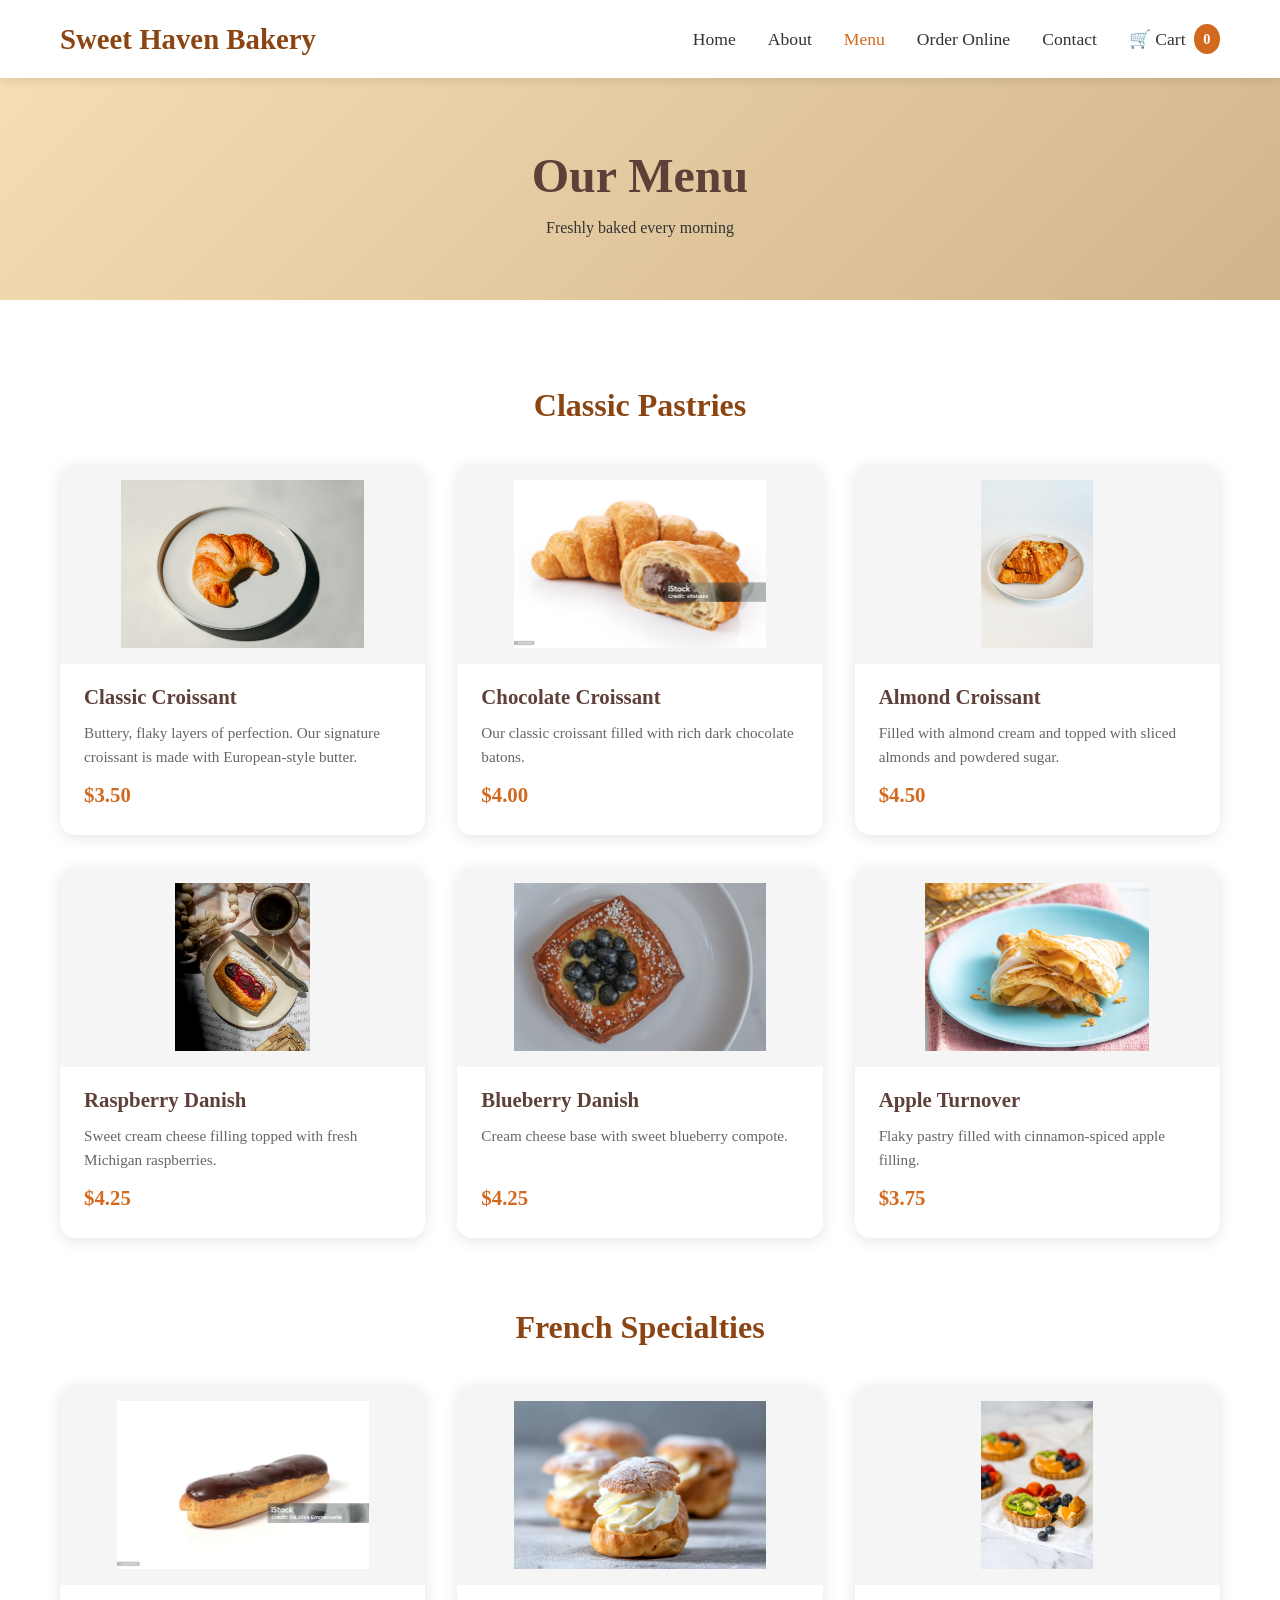
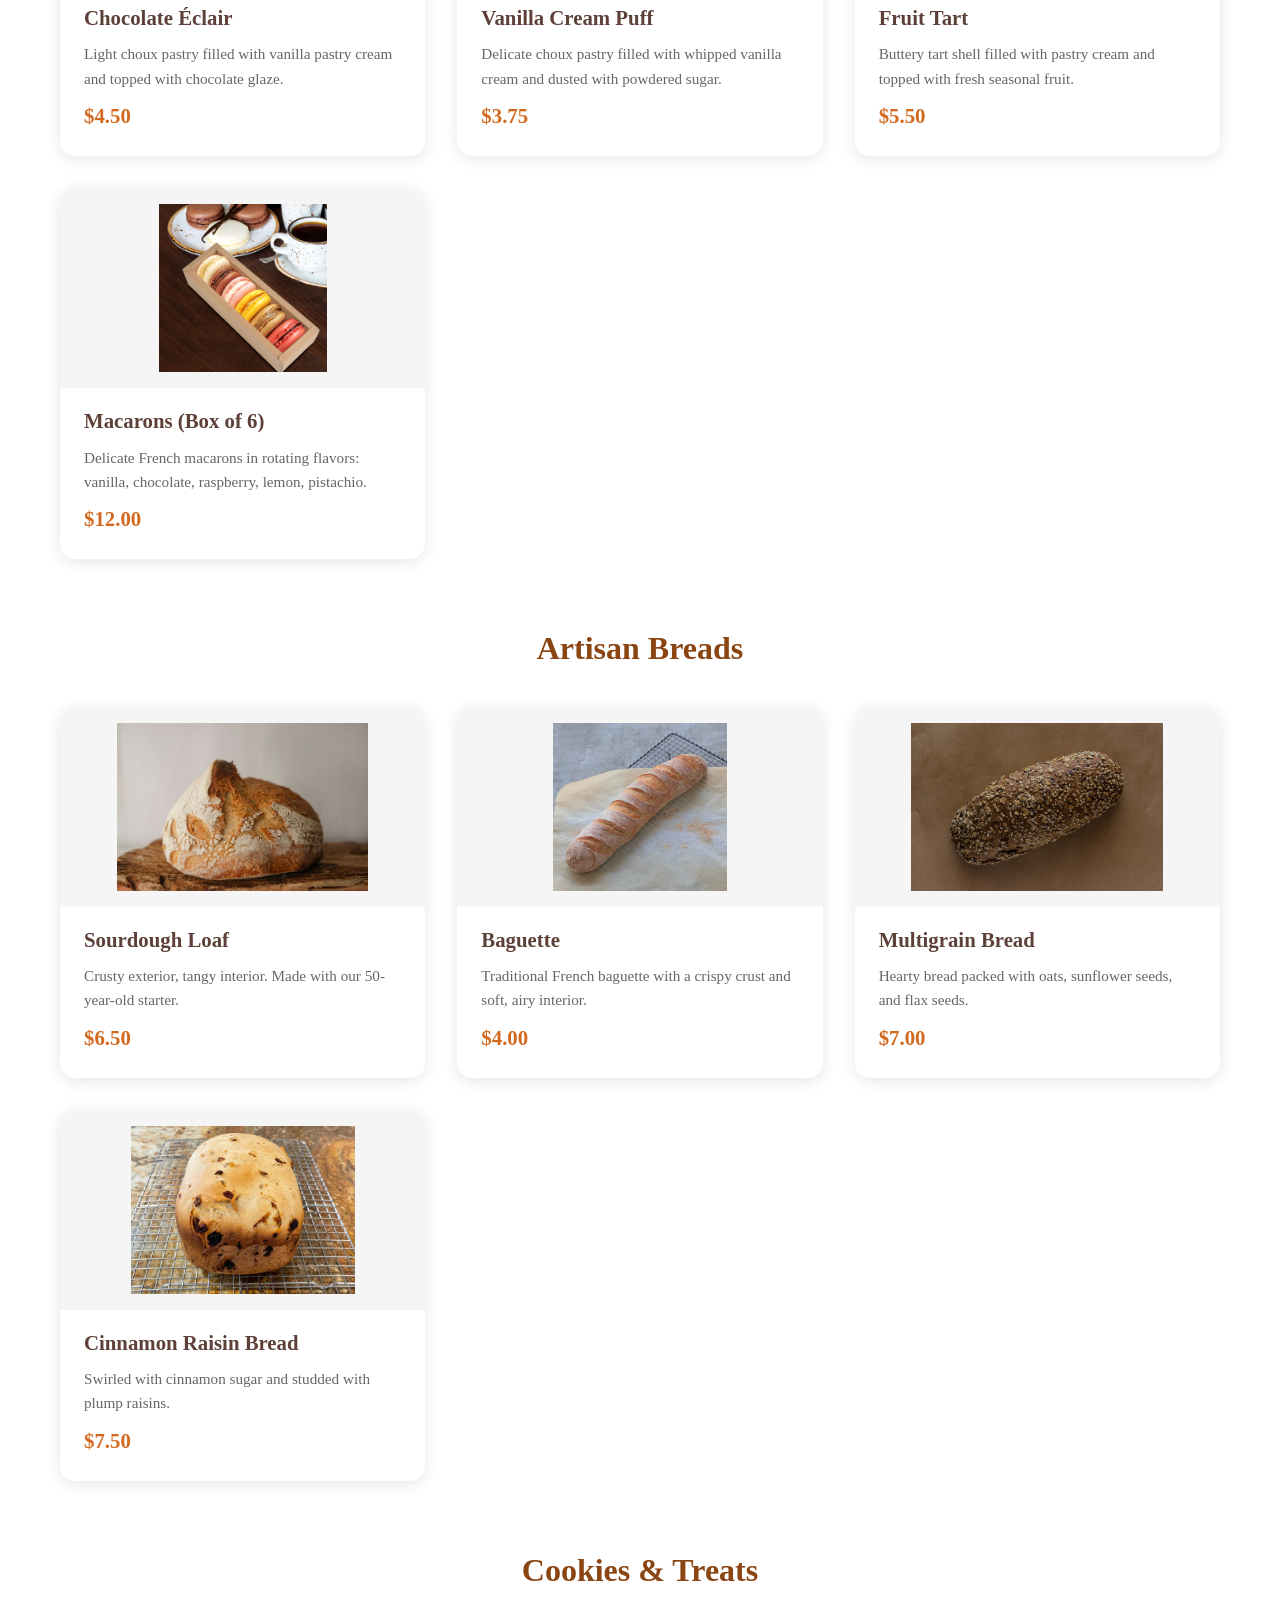
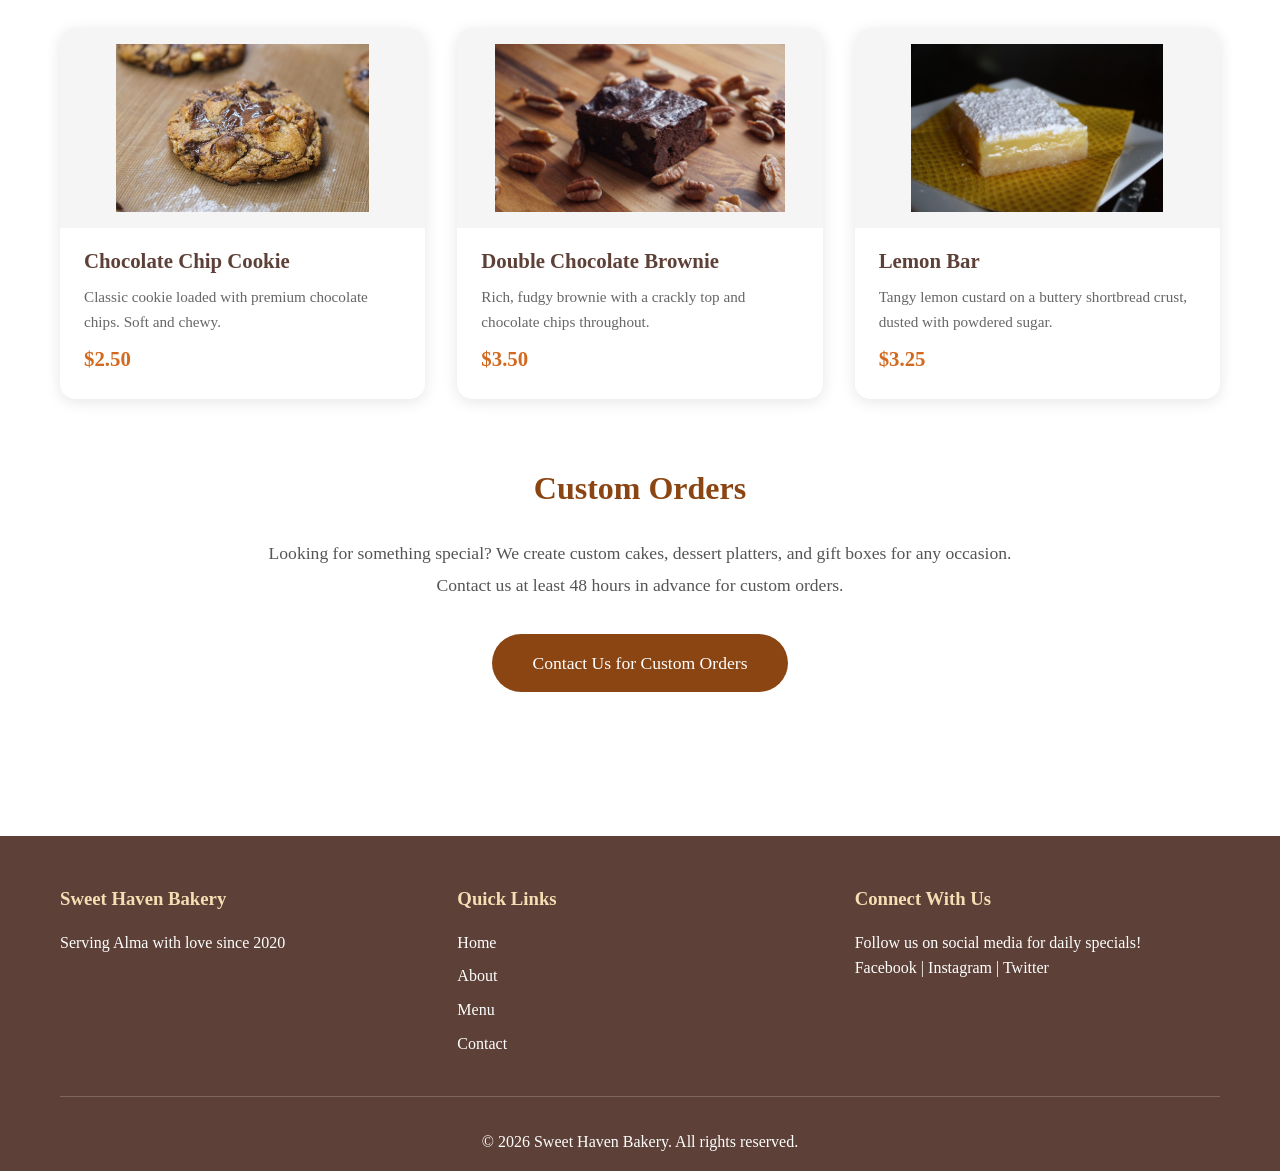
<file: menu.html>
<!DOCTYPE html>
<html lang="en">
<head>
    <meta charset="UTF-8">
    <meta name="viewport" content="width=device-width, initial-scale=1.0">
    <title>Menu - Sweet Haven Bakery</title>
    <link rel="icon" type="image/svg+xml" href="favicon.svg">
    <link rel="stylesheet" href="style.css">
</head>
<body>
    <!-- Navigation -->
    <nav class="navbar">
        <div class="container">
            <div class="nav-brand">Sweet Haven Bakery</div>
            <ul class="nav-menu">
                <li><a href="index.html">Home</a></li>
                <li><a href="about.html">About</a></li>
                <li><a href="menu.html" class="active">Menu</a></li>
                <li><a href="order.html">Order Online</a></li>
                <li><a href="contact.html">Contact</a></li>
                <li><a href="cart.html" class="cart-link">
                    🛒 Cart <span id="cart-count" class="cart-count">0</span>
                </a></li>
            </ul>
        </div>
    </nav>

    <!-- Hero Section -->
    <section class="menu-hero">
        <div class="container">
            <h1>Our Menu</h1>
            <p>Freshly baked every morning</p>
        </div>
    </section>

    <!-- Menu Content -->
    <section class="menu-content">
        <div class="container">
            <!-- Pastries -->
            <div class="menu-category">
                <h2>Classic Pastries</h2>
                <div class="order-grid">
                    <div class="order-item">
                        <div class="order-item-image">
                            <img src="images/croissant.jpg" alt="Classic Croissant">
                        </div>
                        <h3>Classic Croissant</h3>
                        <p>Buttery, flaky layers of perfection. Our signature croissant is made with European-style butter.</p>
                        <span class="price">$3.50</span>
                    </div>
                    <div class="order-item">
                        <div class="order-item-image">
                            <img src="images/Chocolate Croissant.jpg" alt="Chocolate Croissant">
                        </div>
                        <h3>Chocolate Croissant</h3>
                        <p>Our classic croissant filled with rich dark chocolate batons.</p>
                        <span class="price">$4.00</span>
                    </div>
                    <div class="order-item">
                        <div class="order-item-image">
                            <img src="images/Almond Croissant.jpg" alt="Almond Croissant">
                        </div>
                        <h3>Almond Croissant</h3>
                        <p>Filled with almond cream and topped with sliced almonds and powdered sugar.</p>
                        <span class="price">$4.50</span>
                    </div>
                    <div class="order-item">
                        <div class="order-item-image">
                            <img src="images/Raspberry Danish.jpg" alt="Raspberry Danish">
                        </div>
                        <h3>Raspberry Danish</h3>
                        <p>Sweet cream cheese filling topped with fresh Michigan raspberries.</p>
                        <span class="price">$4.25</span>
                    </div>
                    <div class="order-item">
                        <div class="order-item-image">
                            <img src="images/danish.jpg" alt="Blueberry Danish">
                        </div>
                        <h3>Blueberry Danish</h3>
                        <p>Cream cheese base with sweet blueberry compote.</p>
                        <span class="price">$4.25</span>
                    </div>
                    <div class="order-item">
                        <div class="order-item-image">
                            <img src="images/Apple Turnover.jpg" alt="Apple Turnover">
                        </div>
                        <h3>Apple Turnover</h3>
                        <p>Flaky pastry filled with cinnamon-spiced apple filling.</p>
                        <span class="price">$3.75</span>
                    </div>
                </div>
            </div>

            <!-- French Pastries -->
            <div class="menu-category">
                <h2>French Specialties</h2>
                <div class="order-grid">
                    <div class="order-item">
                        <div class="order-item-image">
                            <img src="images/Chocolate Éclair.jpg" alt="Chocolate Éclair">
                        </div>
                        <h3>Chocolate Éclair</h3>
                        <p>Light choux pastry filled with vanilla pastry cream and topped with chocolate glaze.</p>
                        <span class="price">$4.50</span>
                    </div>
                    <div class="order-item">
                        <div class="order-item-image">
                            <img src="images/Vanilla Cream Puff.jpg" alt="Vanilla Cream Puff">
                        </div>
                        <h3>Vanilla Cream Puff</h3>
                        <p>Delicate choux pastry filled with whipped vanilla cream and dusted with powdered sugar.</p>
                        <span class="price">$3.75</span>
                    </div>
                    <div class="order-item">
                        <div class="order-item-image">
                            <img src="images/Fruit Tart.jpg" alt="Fruit Tart">
                        </div>
                        <h3>Fruit Tart</h3>
                        <p>Buttery tart shell filled with pastry cream and topped with fresh seasonal fruit.</p>
                        <span class="price">$5.50</span>
                    </div>
                    <div class="order-item">
                        <div class="order-item-image">
                            <img src="images/Macarons (Box of 6).jpg" alt="Macarons">
                        </div>
                        <h3>Macarons (Box of 6)</h3>
                        <p>Delicate French macarons in rotating flavors: vanilla, chocolate, raspberry, lemon, pistachio.</p>
                        <span class="price">$12.00</span>
                    </div>
                </div>
            </div>

            <!-- Breads -->
            <div class="menu-category">
                <h2>Artisan Breads</h2>
                <div class="order-grid">
                    <div class="order-item">
                        <div class="order-item-image">
                            <img src="images/Sourdough Loaf.jpg" alt="Sourdough Loaf">
                        </div>
                        <h3>Sourdough Loaf</h3>
                        <p>Crusty exterior, tangy interior. Made with our 50-year-old starter.</p>
                        <span class="price">$6.50</span>
                    </div>
                    <div class="order-item">
                        <div class="order-item-image">
                            <img src="images/Baguette.jpg" alt="Baguette">
                        </div>
                        <h3>Baguette</h3>
                        <p>Traditional French baguette with a crispy crust and soft, airy interior.</p>
                        <span class="price">$4.00</span>
                    </div>
                    <div class="order-item">
                        <div class="order-item-image">
                            <img src="images/Multigrain Bread.jpg" alt="Multigrain Bread">
                        </div>
                        <h3>Multigrain Bread</h3>
                        <p>Hearty bread packed with oats, sunflower seeds, and flax seeds.</p>
                        <span class="price">$7.00</span>
                    </div>
                    <div class="order-item">
                        <div class="order-item-image">
                            <img src="images/Cinnamon Raisin Bread.jpg" alt="Cinnamon Raisin Bread">
                        </div>
                        <h3>Cinnamon Raisin Bread</h3>
                        <p>Swirled with cinnamon sugar and studded with plump raisins.</p>
                        <span class="price">$7.50</span>
                    </div>
                </div>
            </div>

            <!-- Cookies & Treats -->
            <div class="menu-category">
                <h2>Cookies & Treats</h2>
                <div class="order-grid">
                    <div class="order-item">
                        <div class="order-item-image">
                            <img src="images/Chocolate Chip Cookie.jpg" alt="Chocolate Chip Cookie">
                        </div>
                        <h3>Chocolate Chip Cookie</h3>
                        <p>Classic cookie loaded with premium chocolate chips. Soft and chewy.</p>
                        <span class="price">$2.50</span>
                    </div>
                    <div class="order-item">
                        <div class="order-item-image">
                            <img src="images/Double Chocolate Brownie.jpg" alt="Double Chocolate Brownie">
                        </div>
                        <h3>Double Chocolate Brownie</h3>
                        <p>Rich, fudgy brownie with a crackly top and chocolate chips throughout.</p>
                        <span class="price">$3.50</span>
                    </div>
                    <div class="order-item">
                        <div class="order-item-image">
                            <img src="images/Lemon Bar.jpg" alt="Lemon Bar">
                        </div>
                        <h3>Lemon Bar</h3>
                        <p>Tangy lemon custard on a buttery shortbread crust, dusted with powdered sugar.</p>
                        <span class="price">$3.25</span>
                    </div>
                </div>
            </div>

            <!-- Custom Orders -->
            <div class="about-section" style="text-align: center; margin-top: 4rem;">
                <h2>Custom Orders</h2>
                <p>
                    Looking for something special? We create custom cakes, dessert platters, and gift boxes for any occasion. 
                    Contact us at least 48 hours in advance for custom orders.
                </p>
                <a href="contact.html" class="btn" style="margin-top: 1rem;">Contact Us for Custom Orders</a>
            </div>
        </div>
    </section>

    <!-- Footer -->
    <footer>
        <div class="container">
            <div class="footer-content">
                <div class="footer-section">
                    <h3>Sweet Haven Bakery</h3>
                    <p>Serving Alma with love since 2020</p>
                </div>
                <div class="footer-section">
                    <h3>Quick Links</h3>
                    <ul>
                        <li><a href="index.html">Home</a></li>
                        <li><a href="about.html">About</a></li>
                        <li><a href="menu.html">Menu</a></li>
                        <li><a href="contact.html">Contact</a></li>
                    </ul>
                </div>
                <div class="footer-section">
                    <h3>Connect With Us</h3>
                    <p>Follow us on social media for daily specials!</p>
                    <div class="social-links">
                        <span>Facebook | Instagram | Twitter</span>
                    </div>
                </div>
            </div>
            <div class="footer-bottom">
                <p>&copy; 2026 Sweet Haven Bakery. All rights reserved.</p>
            </div>
        </div>
    </footer>

    <script src="cart.js"></script>
</body>
</html>
</file>
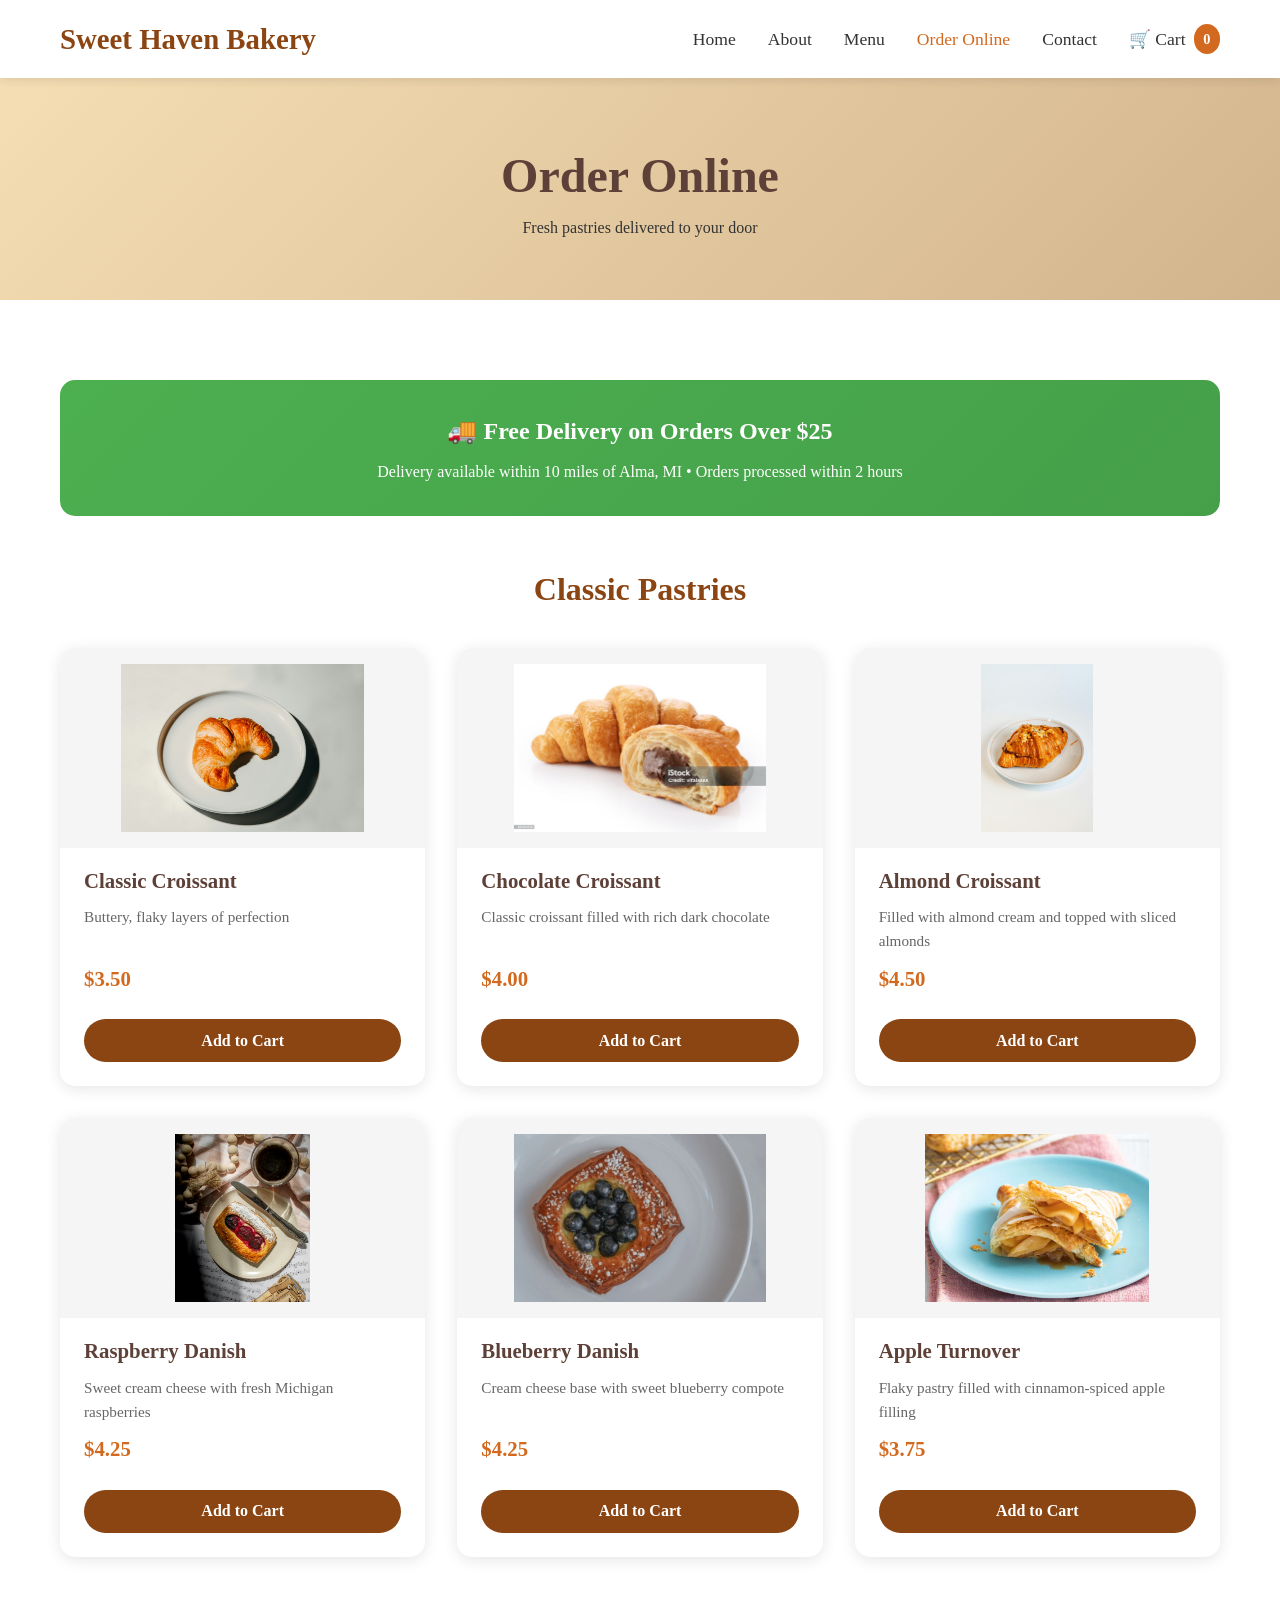
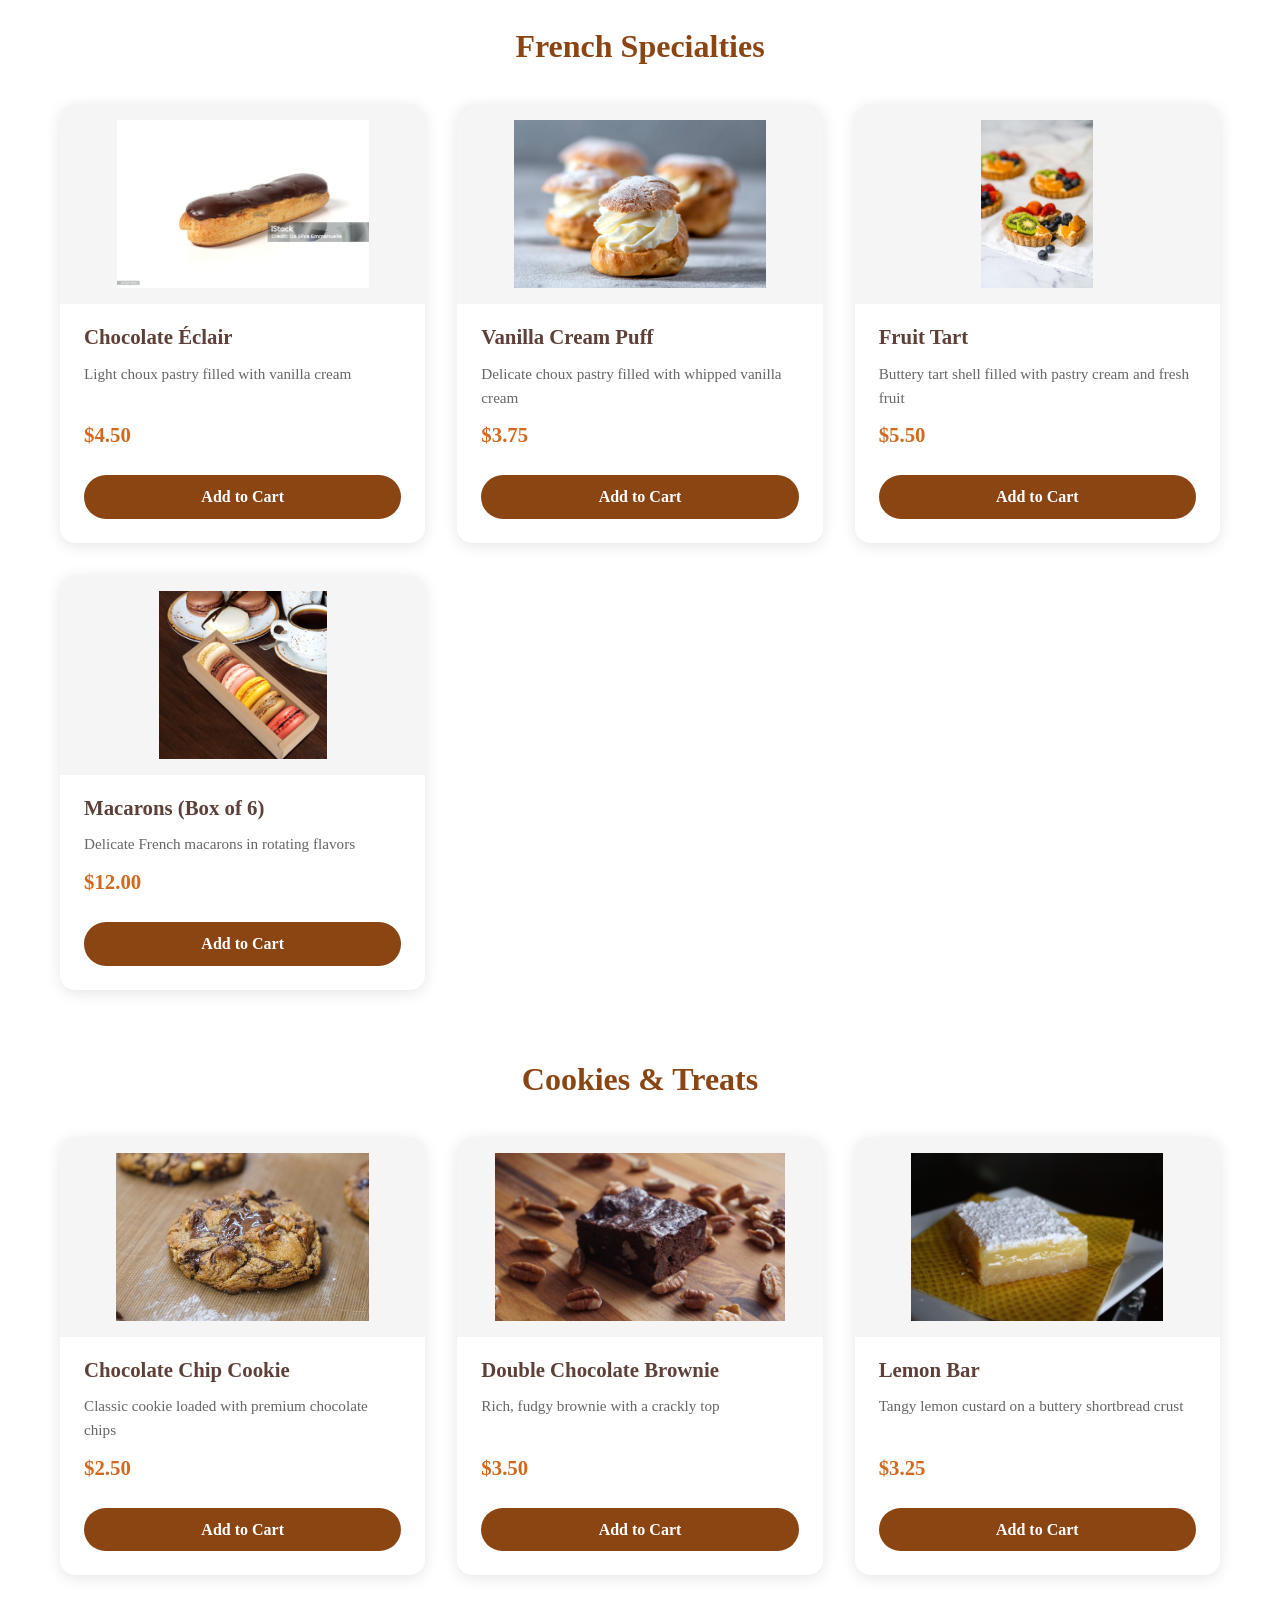
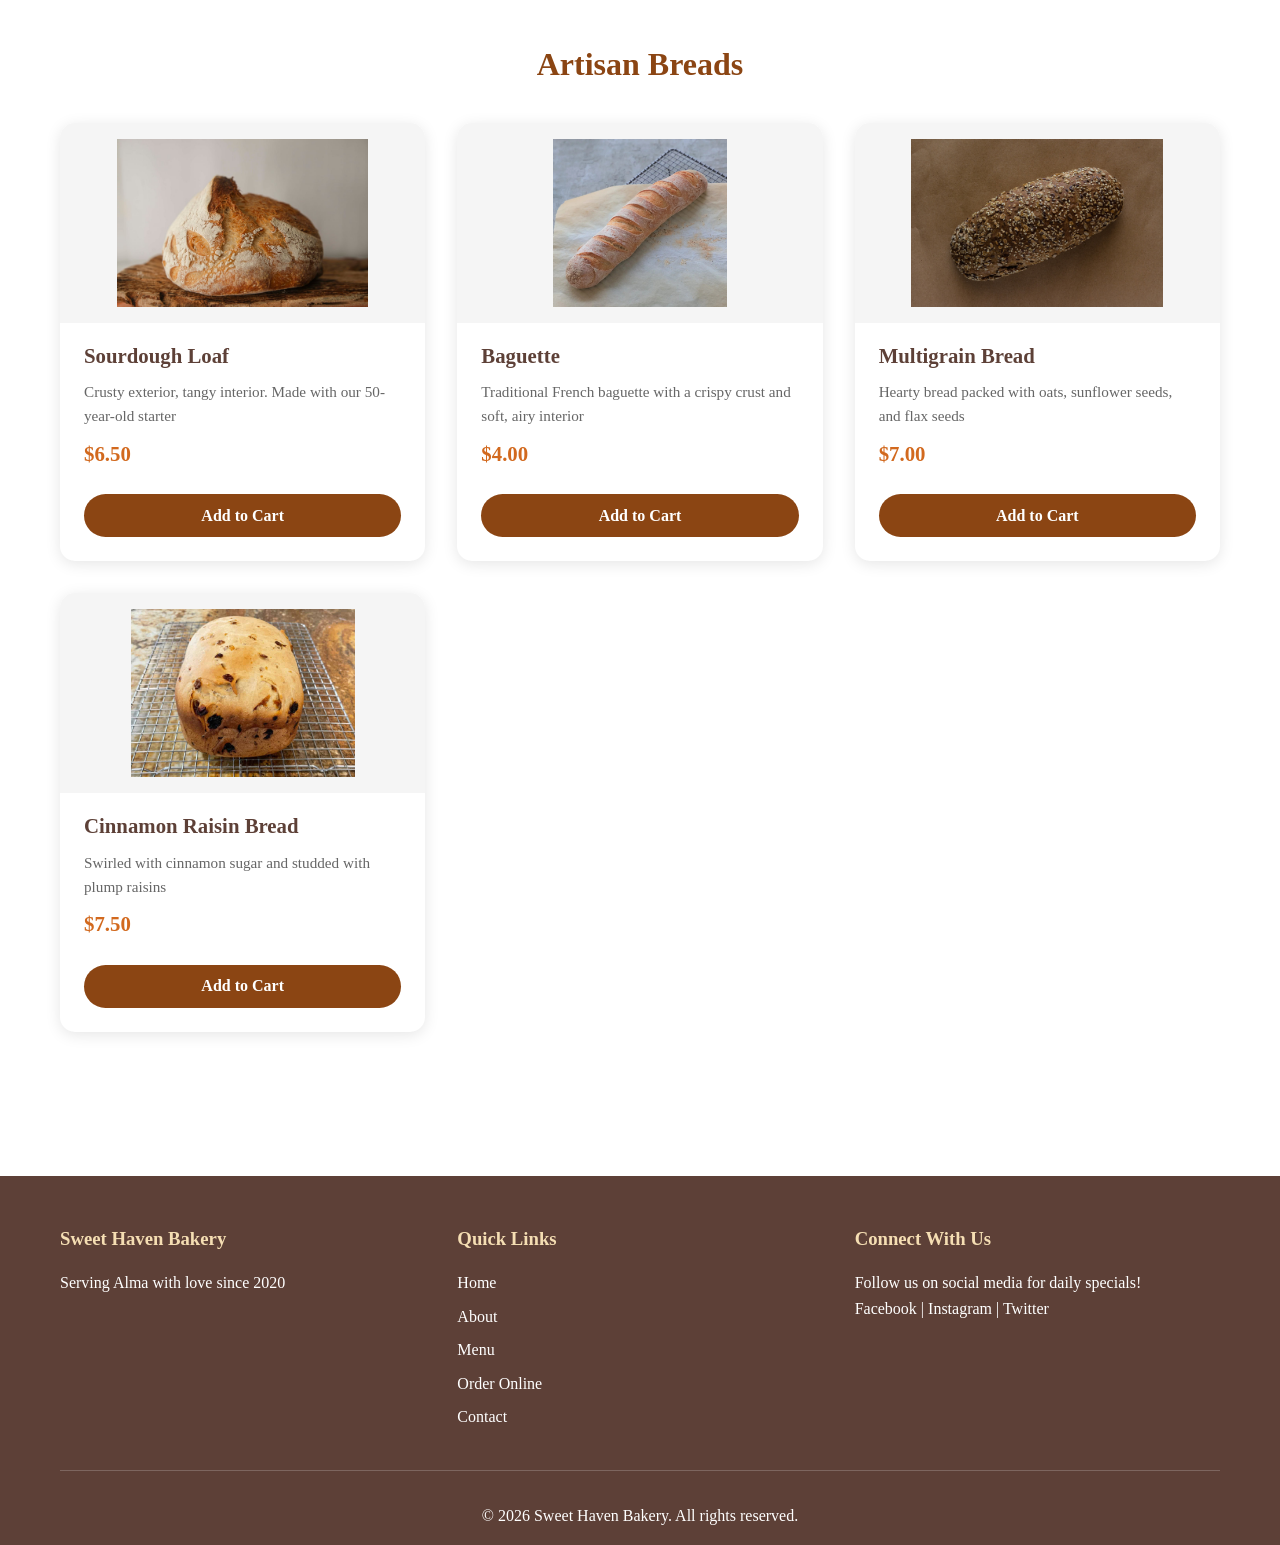
<file: order.html>
<!DOCTYPE html>
<html lang="en">
<head>
    <meta charset="UTF-8">
    <meta name="viewport" content="width=device-width, initial-scale=1.0">
    <title>Order Online - Sweet Haven Bakery</title>
    <link rel="icon" type="image/svg+xml" href="favicon.svg">
    <link rel="stylesheet" href="style.css">
</head>
<body>
    <!-- Navigation -->
    <nav class="navbar">
        <div class="container">
            <div class="nav-brand">Sweet Haven Bakery</div>
            <ul class="nav-menu">
                <li><a href="index.html">Home</a></li>
                <li><a href="about.html">About</a></li>
                <li><a href="menu.html">Menu</a></li>
                <li><a href="order.html" class="active">Order Online</a></li>
                <li><a href="contact.html">Contact</a></li>
                <li><a href="cart.html" class="cart-link">
                    🛒 Cart <span id="cart-count" class="cart-count">0</span>
                </a></li>
            </ul>
        </div>
    </nav>

    <!-- Hero Section -->
    <section class="menu-hero">
        <div class="container">
            <h1>Order Online</h1>
            <p>Fresh pastries delivered to your door</p>
        </div>
    </section>

    <!-- Order Content -->
    <section class="menu-content">
        <div class="container">
            <div class="order-info-banner">
                <h3>🚚 Free Delivery on Orders Over $25</h3>
                <p>Delivery available within 10 miles of Alma, MI • Orders processed within 2 hours</p>
            </div>

            <!-- Pastries -->
            <div class="menu-category">
                <h2>Classic Pastries</h2>
                <div class="order-grid">
                    <div class="order-item">
                        <div class="order-item-image">
                            <img src="images/croissant.jpg" alt="Classic Croissant">
                        </div>
                        <h3>Classic Croissant</h3>
                        <p>Buttery, flaky layers of perfection</p>
                        <span class="price">$3.50</span>
                        <button class="add-to-cart-btn" data-name="Classic Croissant" data-price="3.50">Add to Cart</button>
                    </div>
                    <div class="order-item">
                        <div class="order-item-image">
                            <img src="images/Chocolate Croissant.jpg" alt="Chocolate Croissant">
                        </div>
                        <h3>Chocolate Croissant</h3>
                        <p>Classic croissant filled with rich dark chocolate</p>
                        <span class="price">$4.00</span>
                        <button class="add-to-cart-btn" data-name="Chocolate Croissant" data-price="4.00">Add to Cart</button>
                    </div>
                    <div class="order-item">
                        <div class="order-item-image">
                            <img src="images/Almond Croissant.jpg" alt="Almond Croissant">
                        </div>
                        <h3>Almond Croissant</h3>
                        <p>Filled with almond cream and topped with sliced almonds</p>
                        <span class="price">$4.50</span>
                        <button class="add-to-cart-btn" data-name="Almond Croissant" data-price="4.50">Add to Cart</button>
                    </div>
                    <div class="order-item">
                        <div class="order-item-image">
                            <img src="images/Raspberry Danish.jpg" alt="Raspberry Danish">
                        </div>
                        <h3>Raspberry Danish</h3>
                        <p>Sweet cream cheese with fresh Michigan raspberries</p>
                        <span class="price">$4.25</span>
                        <button class="add-to-cart-btn" data-name="Raspberry Danish" data-price="4.25">Add to Cart</button>
                    </div>
                    <div class="order-item">
                        <div class="order-item-image">
                            <img src="images/danish.jpg" alt="Blueberry Danish">
                        </div>
                        <h3>Blueberry Danish</h3>
                        <p>Cream cheese base with sweet blueberry compote</p>
                        <span class="price">$4.25</span>
                        <button class="add-to-cart-btn" data-name="Blueberry Danish" data-price="4.25">Add to Cart</button>
                    </div>
                    <div class="order-item">
                        <div class="order-item-image">
                            <img src="images/Apple Turnover.jpg" alt="Apple Turnover">
                        </div>
                        <h3>Apple Turnover</h3>
                        <p>Flaky pastry filled with cinnamon-spiced apple filling</p>
                        <span class="price">$3.75</span>
                        <button class="add-to-cart-btn" data-name="Apple Turnover" data-price="3.75">Add to Cart</button>
                    </div>
                </div>
            </div>

            <!-- French Specialties -->
            <div class="menu-category">
                <h2>French Specialties</h2>
                <div class="order-grid">
                    <div class="order-item">
                        <div class="order-item-image">
                            <img src="images/Chocolate Éclair.jpg" alt="Chocolate Éclair">
                        </div>
                        <h3>Chocolate Éclair</h3>
                        <p>Light choux pastry filled with vanilla cream</p>
                        <span class="price">$4.50</span>
                        <button class="add-to-cart-btn" data-name="Chocolate Éclair" data-price="4.50">Add to Cart</button>
                    </div>
                    <div class="order-item">
                        <div class="order-item-image">
                            <img src="images/Vanilla Cream Puff.jpg" alt="Vanilla Cream Puff">
                        </div>
                        <h3>Vanilla Cream Puff</h3>
                        <p>Delicate choux pastry filled with whipped vanilla cream</p>
                        <span class="price">$3.75</span>
                        <button class="add-to-cart-btn" data-name="Vanilla Cream Puff" data-price="3.75">Add to Cart</button>
                    </div>
                    <div class="order-item">
                        <div class="order-item-image">
                            <img src="images/Fruit Tart.jpg" alt="Fruit Tart">
                        </div>
                        <h3>Fruit Tart</h3>
                        <p>Buttery tart shell filled with pastry cream and fresh fruit</p>
                        <span class="price">$5.50</span>
                        <button class="add-to-cart-btn" data-name="Fruit Tart" data-price="5.50">Add to Cart</button>
                    </div>
                    <div class="order-item">
                        <div class="order-item-image">
                            <img src="images/Macarons (Box of 6).jpg" alt="Macarons">
                        </div>
                        <h3>Macarons (Box of 6)</h3>
                        <p>Delicate French macarons in rotating flavors</p>
                        <span class="price">$12.00</span>
                        <button class="add-to-cart-btn" data-name="Macarons (Box of 6)" data-price="12.00">Add to Cart</button>
                    </div>
                </div>
            </div>

            <!-- Cookies & Treats -->
            <div class="menu-category">
                <h2>Cookies & Treats</h2>
                <div class="order-grid">
                    <div class="order-item">
                        <div class="order-item-image">
                            <img src="images/Chocolate Chip Cookie.jpg" alt="Chocolate Chip Cookie">
                        </div>
                        <h3>Chocolate Chip Cookie</h3>
                        <p>Classic cookie loaded with premium chocolate chips</p>
                        <span class="price">$2.50</span>
                        <button class="add-to-cart-btn" data-name="Chocolate Chip Cookie" data-price="2.50">Add to Cart</button>
                    </div>
                    <div class="order-item">
                        <div class="order-item-image">
                            <img src="images/Double Chocolate Brownie.jpg" alt="Double Chocolate Brownie">
                        </div>
                        <h3>Double Chocolate Brownie</h3>
                        <p>Rich, fudgy brownie with a crackly top</p>
                        <span class="price">$3.50</span>
                        <button class="add-to-cart-btn" data-name="Double Chocolate Brownie" data-price="3.50">Add to Cart</button>
                    </div>
                    <div class="order-item">
                        <div class="order-item-image">
                            <img src="images/Lemon Bar.jpg" alt="Lemon Bar">
                        </div>
                        <h3>Lemon Bar</h3>
                        <p>Tangy lemon custard on a buttery shortbread crust</p>
                        <span class="price">$3.25</span>
                        <button class="add-to-cart-btn" data-name="Lemon Bar" data-price="3.25">Add to Cart</button>
                    </div>
                </div>
            </div>

            <!-- Artisan Breads -->
            <div class="menu-category">
                <h2>Artisan Breads</h2>
                <div class="order-grid">
                    <div class="order-item">
                        <div class="order-item-image">
                            <img src="images/Sourdough Loaf.jpg" alt="Sourdough Loaf">
                        </div>
                        <h3>Sourdough Loaf</h3>
                        <p>Crusty exterior, tangy interior. Made with our 50-year-old starter</p>
                        <span class="price">$6.50</span>
                        <button class="add-to-cart-btn" data-name="Sourdough Loaf" data-price="6.50">Add to Cart</button>
                    </div>
                    <div class="order-item">
                        <div class="order-item-image">
                            <img src="images/Baguette.jpg" alt="Baguette">
                        </div>
                        <h3>Baguette</h3>
                        <p>Traditional French baguette with a crispy crust and soft, airy interior</p>
                        <span class="price">$4.00</span>
                        <button class="add-to-cart-btn" data-name="Baguette" data-price="4.00">Add to Cart</button>
                    </div>
                    <div class="order-item">
                        <div class="order-item-image">
                            <img src="images/Multigrain Bread.jpg" alt="Multigrain Bread">
                        </div>
                        <h3>Multigrain Bread</h3>
                        <p>Hearty bread packed with oats, sunflower seeds, and flax seeds</p>
                        <span class="price">$7.00</span>
                        <button class="add-to-cart-btn" data-name="Multigrain Bread" data-price="7.00">Add to Cart</button>
                    </div>
                    <div class="order-item">
                        <div class="order-item-image">
                            <img src="images/Cinnamon Raisin Bread.jpg" alt="Cinnamon Raisin Bread">
                        </div>
                        <h3>Cinnamon Raisin Bread</h3>
                        <p>Swirled with cinnamon sugar and studded with plump raisins</p>
                        <span class="price">$7.50</span>
                        <button class="add-to-cart-btn" data-name="Cinnamon Raisin Bread" data-price="7.50">Add to Cart</button>
                    </div>
                </div>
            </div>
        </div>
    </section>

    <!-- Footer -->
    <footer>
        <div class="container">
            <div class="footer-content">
                <div class="footer-section">
                    <h3>Sweet Haven Bakery</h3>
                    <p>Serving Alma with love since 2020</p>
                </div>
                <div class="footer-section">
                    <h3>Quick Links</h3>
                    <ul>
                        <li><a href="index.html">Home</a></li>
                        <li><a href="about.html">About</a></li>
                        <li><a href="menu.html">Menu</a></li>
                        <li><a href="order.html">Order Online</a></li>
                        <li><a href="contact.html">Contact</a></li>
                    </ul>
                </div>
                <div class="footer-section">
                    <h3>Connect With Us</h3>
                    <p>Follow us on social media for daily specials!</p>
                    <div class="social-links">
                        <span>Facebook | Instagram | Twitter</span>
                    </div>
                </div>
            </div>
            <div class="footer-bottom">
                <p>&copy; 2026 Sweet Haven Bakery. All rights reserved.</p>
            </div>
        </div>
    </footer>

    <script src="cart.js"></script>
</body>
</html>
</file>
<file: style.css>
/* Reset and Base Styles */
* {
    margin: 0;
    padding: 0;
    box-sizing: border-box;
}

body {
    font-family: 'Georgia', serif;
    line-height: 1.6;
    color: #333;
    background-color: #faf9f7;
}

.container {
    max-width: 1200px;
    margin: 0 auto;
    padding: 0 20px;
}

/* Navigation */
.navbar {
    background-color: #fff;
    box-shadow: 0 2px 10px rgba(0,0,0,0.1);
    position: sticky;
    top: 0;
    z-index: 1000;
    padding: 1rem 0;
}

.navbar .container {
    display: flex;
    justify-content: space-between;
    align-items: center;
}

.nav-brand {
    font-size: 1.8rem;
    font-weight: bold;
    color: #8b4513;
    font-family: 'Georgia', serif;
}

.nav-menu {
    display: flex;
    list-style: none;
    gap: 2rem;
    align-items: center;
}

.nav-menu a {
    text-decoration: none;
    color: #333;
    font-weight: 500;
    transition: color 0.3s;
    font-size: 1.1rem;
}

.nav-menu a:hover,
.nav-menu a.active {
    color: #d2691e;
}

.cart-link {
    position: relative;
    display: flex;
    align-items: center;
    gap: 0.5rem;
}

.cart-count {
    background-color: #d2691e;
    color: white;
    border-radius: 50%;
    padding: 0.2rem 0.6rem;
    font-size: 0.9rem;
    font-weight: bold;
    min-width: 24px;
    text-align: center;
}

/* Hero Section */
.hero {
    background: linear-gradient(135deg, #f5deb3 0%, #d2b48c 100%);
    padding: 120px 20px;
    text-align: center;
    position: relative;
    overflow: hidden;
}

.hero::before {
    content: '';
    position: absolute;
    top: 0;
    left: 0;
    right: 0;
    bottom: 0;
    background-image: 
        radial-gradient(circle at 20% 50%, rgba(255,255,255,0.3) 0%, transparent 50%),
        radial-gradient(circle at 80% 80%, rgba(255,255,255,0.3) 0%, transparent 50%);
}

.hero-content {
    position: relative;
    z-index: 1;
}

.hero h1 {
    font-size: 3.5rem;
    color: #5d4037;
    margin-bottom: 1rem;
    font-weight: normal;
}

.hero p {
    font-size: 1.3rem;
    color: #6d4c41;
    margin-bottom: 2rem;
}

/* Buttons */
.btn {
    display: inline-block;
    padding: 15px 40px;
    background-color: #8b4513;
    color: white;
    text-decoration: none;
    border-radius: 50px;
    font-size: 1.1rem;
    transition: all 0.3s;
    border: none;
    cursor: pointer;
}

.btn:hover {
    background-color: #6d3410;
    transform: translateY(-2px);
    box-shadow: 0 5px 15px rgba(139,69,19,0.3);
}

.btn-secondary {
    background-color: #d2691e;
}

.btn-secondary:hover {
    background-color: #a0521e;
}

/* Welcome Section */
.welcome {
    padding: 80px 20px;
    background-color: #fff;
}

.welcome h2 {
    text-align: center;
    font-size: 2.5rem;
    color: #5d4037;
    margin-bottom: 1rem;
}

.lead {
    text-align: center;
    font-size: 1.2rem;
    color: #666;
    margin-bottom: 3rem;
    font-style: italic;
}

.features {
    display: grid;
    grid-template-columns: repeat(auto-fit, minmax(280px, 1fr));
    gap: 2rem;
    margin-top: 3rem;
}

.feature-box {
    text-align: center;
    padding: 2rem;
    border-radius: 10px;
    transition: transform 0.3s;
}

.feature-box:hover {
    transform: translateY(-5px);
}

.feature-icon {
    font-size: 4rem;
    margin-bottom: 1rem;
}

.feature-box h3 {
    color: #8b4513;
    margin-bottom: 1rem;
    font-size: 1.5rem;
}

/* Featured/Product Grid */
.featured {
    padding: 80px 20px;
    background-color: #faf9f7;
}

.featured h2 {
    text-align: center;
    font-size: 2.5rem;
    color: #5d4037;
    margin-bottom: 3rem;
}

.product-grid {
    display: grid;
    grid-template-columns: repeat(auto-fit, minmax(280px, 1fr));
    gap: 2rem;
    margin-bottom: 3rem;
}

.product-card {
    background: white;
    border-radius: 15px;
    overflow: hidden;
    box-shadow: 0 5px 20px rgba(0,0,0,0.1);
    transition: transform 0.3s;
    display: flex;
    flex-direction: column;
}

.product-card:hover {
    transform: translateY(-10px);
    box-shadow: 0 10px 30px rgba(0,0,0,0.15);
}

.product-image {
    height: 250px;
    background-color: #f5f5f5;
    display: flex;
    align-items: center;
    justify-content: center;
    padding: 1rem;
}

.product-image img {
    max-width: 100%;
    max-height: 100%;
    object-fit: contain;
}

.product-details {
    padding: 1.5rem;
    display: flex;
    flex-direction: column;
    flex-grow: 1;
}

.product-card h3 {
    color: #5d4037;
    font-size: 1.5rem;
    margin-bottom: 0.5rem;
}

.product-card p {
    color: #666;
    font-size: 1rem;
    margin-bottom: 1rem;
    flex-grow: 1;
}

.price {
    color: #d2691e;
    font-size: 1.3rem;
    font-weight: bold;
    margin-bottom: 1rem;
    display: block;
}

.add-to-cart-btn {
    background-color: #8b4513;
    color: white;
    border: none;
    padding: 0.8rem 1.5rem;
    border-radius: 25px;
    font-size: 1rem;
    font-family: 'Georgia', serif;
    cursor: pointer;
    transition: all 0.3s;
    font-weight: bold;
}

.add-to-cart-btn:hover {
    background-color: #6d3410;
    transform: translateY(-2px);
    box-shadow: 0 5px 15px rgba(139,69,19,0.3);
}

.cart-notification {
    position: fixed;
    top: 80px;
    right: 20px;
    background-color: #4caf50;
    color: white;
    padding: 1rem 2rem;
    border-radius: 8px;
    box-shadow: 0 4px 12px rgba(0,0,0,0.3);
    z-index: 10000;
    opacity: 0;
    transform: translateX(400px);
    transition: all 0.3s ease;
}

.cart-notification.show {
    opacity: 1;
    transform: translateX(0);
}

.text-center {
    text-align: center;
}

/* Hours Section */
.hours-section {
    padding: 80px 20px;
    background: linear-gradient(135deg, #fff5ee 0%, #ffe4e1 100%);
}

.hours-content {
    text-align: center;
}

.hours-content h2 {
    font-size: 2.5rem;
    color: #5d4037;
    margin-bottom: 2rem;
}

.hours-info {
    background: white;
    padding: 2rem;
    border-radius: 15px;
    box-shadow: 0 5px 20px rgba(0,0,0,0.1);
    max-width: 500px;
    margin: 0 auto;
}

.hours-info h3 {
    color: #8b4513;
    margin-bottom: 1.5rem;
    font-size: 1.5rem;
}

.hours-info p {
    margin: 0.5rem 0;
    font-size: 1.1rem;
}

.location-info {
    margin-top: 2rem;
    padding-top: 2rem;
    border-top: 2px solid #f5deb3;
}

/* About Page Specific */
.about-hero {
    padding: 60px 20px;
    background: linear-gradient(135deg, #ffe4e1 0%, #ffd6cc 100%);
    text-align: center;
}

.about-hero h1 {
    font-size: 3rem;
    color: #5d4037;
    margin-bottom: 1rem;
}

.about-content {
    padding: 80px 20px;
    background: white;
}

.about-section {
    max-width: 800px;
    margin: 0 auto 4rem;
}

.about-section h2 {
    color: #8b4513;
    font-size: 2rem;
    margin-bottom: 1.5rem;
}

.about-section p {
    font-size: 1.1rem;
    line-height: 1.8;
    color: #555;
    margin-bottom: 1rem;
}

.team-grid {
    display: grid;
    grid-template-columns: repeat(auto-fit, minmax(250px, 1fr));
    gap: 2rem;
    margin-top: 3rem;
}

.team-member {
    text-align: center;
    padding: 2rem;
    background: #faf9f7;
    border-radius: 15px;
}

.team-photo {
    width: 150px;
    height: 150px;
    border-radius: 50%;
    background: linear-gradient(135deg, #f5deb3 0%, #d2b48c 100%);
    margin: 0 auto 1rem;
}

.team-member h3 {
    color: #8b4513;
    margin-bottom: 0.5rem;
}

.team-member p {
    color: #666;
    font-style: italic;
}

/* Menu Page */
.menu-hero {
    padding: 60px 20px;
    background: linear-gradient(135deg, #f5deb3 0%, #d2b48c 100%);
    text-align: center;
}

.menu-hero h1 {
    font-size: 3rem;
    color: #5d4037;
}

.menu-content {
    padding: 80px 20px;
    background: white;
}

.menu-category {
    margin-bottom: 4rem;
}

.menu-category h2 {
    color: #8b4513;
    font-size: 2rem;
    margin-bottom: 2rem;
    text-align: center;
}

.menu-items {
    display: grid;
    grid-template-columns: repeat(auto-fit, minmax(300px, 1fr));
    gap: 2rem;
}

.menu-item {
    background: #faf9f7;
    padding: 1.5rem;
    border-radius: 10px;
    border-left: 4px solid #d2691e;
}

.menu-item h3 {
    color: #5d4037;
    margin-bottom: 0.5rem;
    display: flex;
    justify-content: space-between;
    align-items: center;
}

.menu-item .item-price {
    color: #d2691e;
    font-size: 1.2rem;
}

.menu-item p {
    color: #666;
    font-size: 0.95rem;
}

/* Contact Page */
.contact-hero {
    padding: 60px 20px;
    background: linear-gradient(135deg, #ffe4e1 0%, #ffd6cc 100%);
    text-align: center;
}

.contact-hero h1 {
    font-size: 3rem;
    color: #5d4037;
}

.contact-content {
    padding: 80px 20px;
    background: white;
}

.contact-grid {
    display: grid;
    grid-template-columns: repeat(auto-fit, minmax(300px, 1fr));
    gap: 3rem;
    max-width: 1000px;
    margin: 0 auto;
}

.contact-info {
    background: #faf9f7;
    padding: 2rem;
    border-radius: 15px;
}

.contact-info h2 {
    color: #8b4513;
    margin-bottom: 1.5rem;
    font-size: 1.8rem;
}

.contact-info p {
    margin: 1rem 0;
    font-size: 1.1rem;
    color: #555;
}

.contact-form {
    background: #faf9f7;
    padding: 2rem;
    border-radius: 15px;
}

.contact-form h2 {
    color: #8b4513;
    margin-bottom: 1.5rem;
    font-size: 1.8rem;
}

.form-group {
    margin-bottom: 1.5rem;
}

.form-group label {
    display: block;
    margin-bottom: 0.5rem;
    color: #5d4037;
    font-weight: bold;
}

.form-group input,
.form-group textarea {
    width: 100%;
    padding: 12px;
    border: 2px solid #e0e0e0;
    border-radius: 8px;
    font-family: 'Georgia', serif;
    font-size: 1rem;
    transition: border-color 0.3s;
}

.form-group input:focus,
.form-group textarea:focus {
    outline: none;
    border-color: #d2691e;
}

.form-group textarea {
    min-height: 150px;
    resize: vertical;
}

/* Footer */
footer {
    background-color: #5d4037;
    color: white;
    padding: 3rem 20px 1rem;
}

.footer-content {
    display: grid;
    grid-template-columns: repeat(auto-fit, minmax(250px, 1fr));
    gap: 2rem;
    margin-bottom: 2rem;
}

.footer-section h3 {
    margin-bottom: 1rem;
    color: #f5deb3;
}

.footer-section ul {
    list-style: none;
}

.footer-section ul li {
    margin: 0.5rem 0;
}

.footer-section a {
    color: white;
    text-decoration: none;
    transition: color 0.3s;
}

.footer-section a:hover {
    color: #f5deb3;
}

.footer-bottom {
    text-align: center;
    padding-top: 2rem;
    border-top: 1px solid rgba(255,255,255,0.2);
}

/* Responsive Design */
@media (max-width: 768px) {
    .nav-menu {
        flex-direction: column;
        gap: 1rem;
        display: none;
    }
    
    .hero h1 {
        font-size: 2.5rem;
    }
    
    .hero p {
        font-size: 1.1rem;
    }
    
    .features,
    .product-grid,
    .menu-items {
        grid-template-columns: 1fr;
    }
    
    .about-hero h1,
    .menu-hero h1,
    .contact-hero h1 {
        font-size: 2.5rem;
    }
}

@media (max-width: 480px) {
    .hero h1 {
        font-size: 2rem;
    }
    
    .nav-brand {
        font-size: 1.3rem;
    }
}

/* Order Page Styles */
.order-info-banner {
    background: linear-gradient(135deg, #4caf50 0%, #45a049 100%);
    color: white;
    padding: 2rem;
    border-radius: 15px;
    text-align: center;
    margin-bottom: 3rem;
}

.order-info-banner h3 {
    margin-bottom: 0.5rem;
    font-size: 1.5rem;
}

.order-grid {
    display: grid;
    grid-template-columns: repeat(auto-fill, minmax(280px, 1fr));
    gap: 2rem;
}

.order-item {
    background: white;
    border-radius: 15px;
    overflow: hidden;
    box-shadow: 0 3px 15px rgba(0,0,0,0.1);
    transition: transform 0.3s;
    display: flex;
    flex-direction: column;
}

.order-item:hover {
    transform: translateY(-5px);
    box-shadow: 0 5px 20px rgba(0,0,0,0.15);
}

.order-item-image {
    height: 200px;
    background-color: #f5f5f5;
    display: flex;
    align-items: center;
    justify-content: center;
    padding: 1rem;
}

.order-item-image img {
    max-width: 100%;
    max-height: 100%;
    object-fit: contain;
}

.order-item-image-placeholder {
    height: 200px;
    background-size: cover;
    background-position: center;
}

.order-item h3 {
    padding: 1rem 1.5rem 0.5rem;
    color: #5d4037;
    font-size: 1.3rem;
}

.order-item p {
    padding: 0 1.5rem;
    color: #666;
    font-size: 0.95rem;
    flex-grow: 1;
}

.order-item .price {
    padding: 0.5rem 1.5rem;
}

.order-item .add-to-cart-btn {
    margin: 0 1.5rem 1.5rem;
}

/* Cart Page Styles */
.cart-container {
    display: grid;
    grid-template-columns: 2fr 1fr;
    gap: 3rem;
    max-width: 1200px;
    margin: 0 auto;
}

.cart-items-section h2 {
    color: #8b4513;
    margin-bottom: 2rem;
}

.cart-item {
    background: #faf9f7;
    padding: 1.5rem;
    border-radius: 10px;
    margin-bottom: 1rem;
    display: flex;
    justify-content: space-between;
    align-items: center;
}

.cart-item-info h3 {
    color: #5d4037;
    margin-bottom: 0.5rem;
}

.item-price {
    color: #666;
    font-size: 0.9rem;
}

.cart-item-controls {
    display: flex;
    align-items: center;
    gap: 2rem;
}

.quantity-controls {
    display: flex;
    align-items: center;
    gap: 1rem;
}

.quantity-controls button {
    background-color: #8b4513;
    color: white;
    border: none;
    width: 30px;
    height: 30px;
    border-radius: 50%;
    cursor: pointer;
    font-size: 1.2rem;
    transition: background-color 0.3s;
}

.quantity-controls button:hover {
    background-color: #6d3410;
}

.quantity-controls span {
    font-weight: bold;
    min-width: 30px;
    text-align: center;
}

.item-total {
    font-weight: bold;
    color: #d2691e;
    font-size: 1.1rem;
    min-width: 80px;
    text-align: right;
}

.remove-btn {
    background: none;
    border: none;
    color: #d32f2f;
    cursor: pointer;
    text-decoration: underline;
    font-size: 0.9rem;
}

.remove-btn:hover {
    color: #b71c1c;
}

.empty-cart {
    text-align: center;
    padding: 3rem;
    background: #faf9f7;
    border-radius: 15px;
}

.empty-cart p {
    font-size: 1.2rem;
    color: #666;
    margin-bottom: 2rem;
}

.cart-summary {
    background: #faf9f7;
    padding: 2rem;
    border-radius: 15px;
    height: fit-content;
    position: sticky;
    top: 100px;
}

.cart-summary h2 {
    color: #8b4513;
    margin-bottom: 1.5rem;
}

.summary-line {
    display: flex;
    justify-content: space-between;
    margin-bottom: 1rem;
    font-size: 1.1rem;
}

.summary-line.total {
    border-top: 2px solid #d2691e;
    padding-top: 1rem;
    margin-top: 1rem;
    font-weight: bold;
    font-size: 1.3rem;
    color: #5d4037;
}

.free-delivery-notice {
    color: #4caf50;
    font-weight: bold;
}

.delivery-info {
    font-size: 0.9rem;
    color: #666;
    margin: 1rem 0;
    text-align: center;
}

.cart-summary .btn {
    width: 100%;
    margin-bottom: 1rem;
    text-align: center;
}

/* Checkout Page Styles */
.checkout-container {
    display: grid;
    grid-template-columns: 2fr 1fr;
    gap: 3rem;
    max-width: 1200px;
    margin: 0 auto;
}

.checkout-section {
    background: #faf9f7;
    padding: 2rem;
    border-radius: 15px;
    margin-bottom: 2rem;
}

.checkout-section h2 {
    color: #8b4513;
    margin-bottom: 1.5rem;
}

.form-row {
    display: grid;
    grid-template-columns: repeat(auto-fit, minmax(200px, 1fr));
    gap: 1rem;
}

.payment-disclaimer {
    background: #fff3cd;
    border: 2px solid #ffc107;
    padding: 1rem;
    border-radius: 8px;
    margin-bottom: 1.5rem;
}

.payment-disclaimer p {
    margin: 0;
    font-size: 0.95rem;
    color: #856404;
}

.payment-methods {
    display: flex;
    flex-direction: column;
    gap: 1rem;
}

.payment-option {
    background: white;
    padding: 1rem;
    border: 2px solid #e0e0e0;
    border-radius: 8px;
    cursor: pointer;
    display: flex;
    align-items: center;
    gap: 1rem;
    transition: all 0.3s;
}

.payment-option:hover {
    border-color: #d2691e;
}

.payment-option input[type="radio"] {
    width: 20px;
    height: 20px;
}

.payment-option span {
    font-size: 1.1rem;
}

#card-details {
    margin-top: 1.5rem;
}

.btn-large {
    width: 100%;
    padding: 1.2rem 2rem;
    font-size: 1.2rem;
}

.checkout-summary {
    background: #faf9f7;
    padding: 2rem;
    border-radius: 15px;
    height: fit-content;
    position: sticky;
    top: 100px;
}

.checkout-summary h2 {
    color: #8b4513;
    margin-bottom: 1.5rem;
}

.checkout-item {
    display: flex;
    justify-content: space-between;
    padding: 0.8rem 0;
    border-bottom: 1px solid #e0e0e0;
}

.checkout-item:last-child {
    border-bottom: none;
}

.summary-divider {
    height: 2px;
    background-color: #e0e0e0;
    margin: 1.5rem 0;
}

/* Responsive adjustments */
@media (max-width: 968px) {
    .cart-container,
    .checkout-container {
        grid-template-columns: 1fr;
    }
    
    .cart-summary,
    .checkout-summary {
        position: static;
    }
    
    .cart-item {
        flex-direction: column;
        align-items: flex-start;
        gap: 1rem;
    }
    
    .cart-item-controls {
        width: 100%;
        justify-content: space-between;
    }
}

@media (max-width: 768px) {
    .order-grid {
        grid-template-columns: 1fr;
    }
    
    .form-row {
        grid-template-columns: 1fr;
    }
}
</file>
